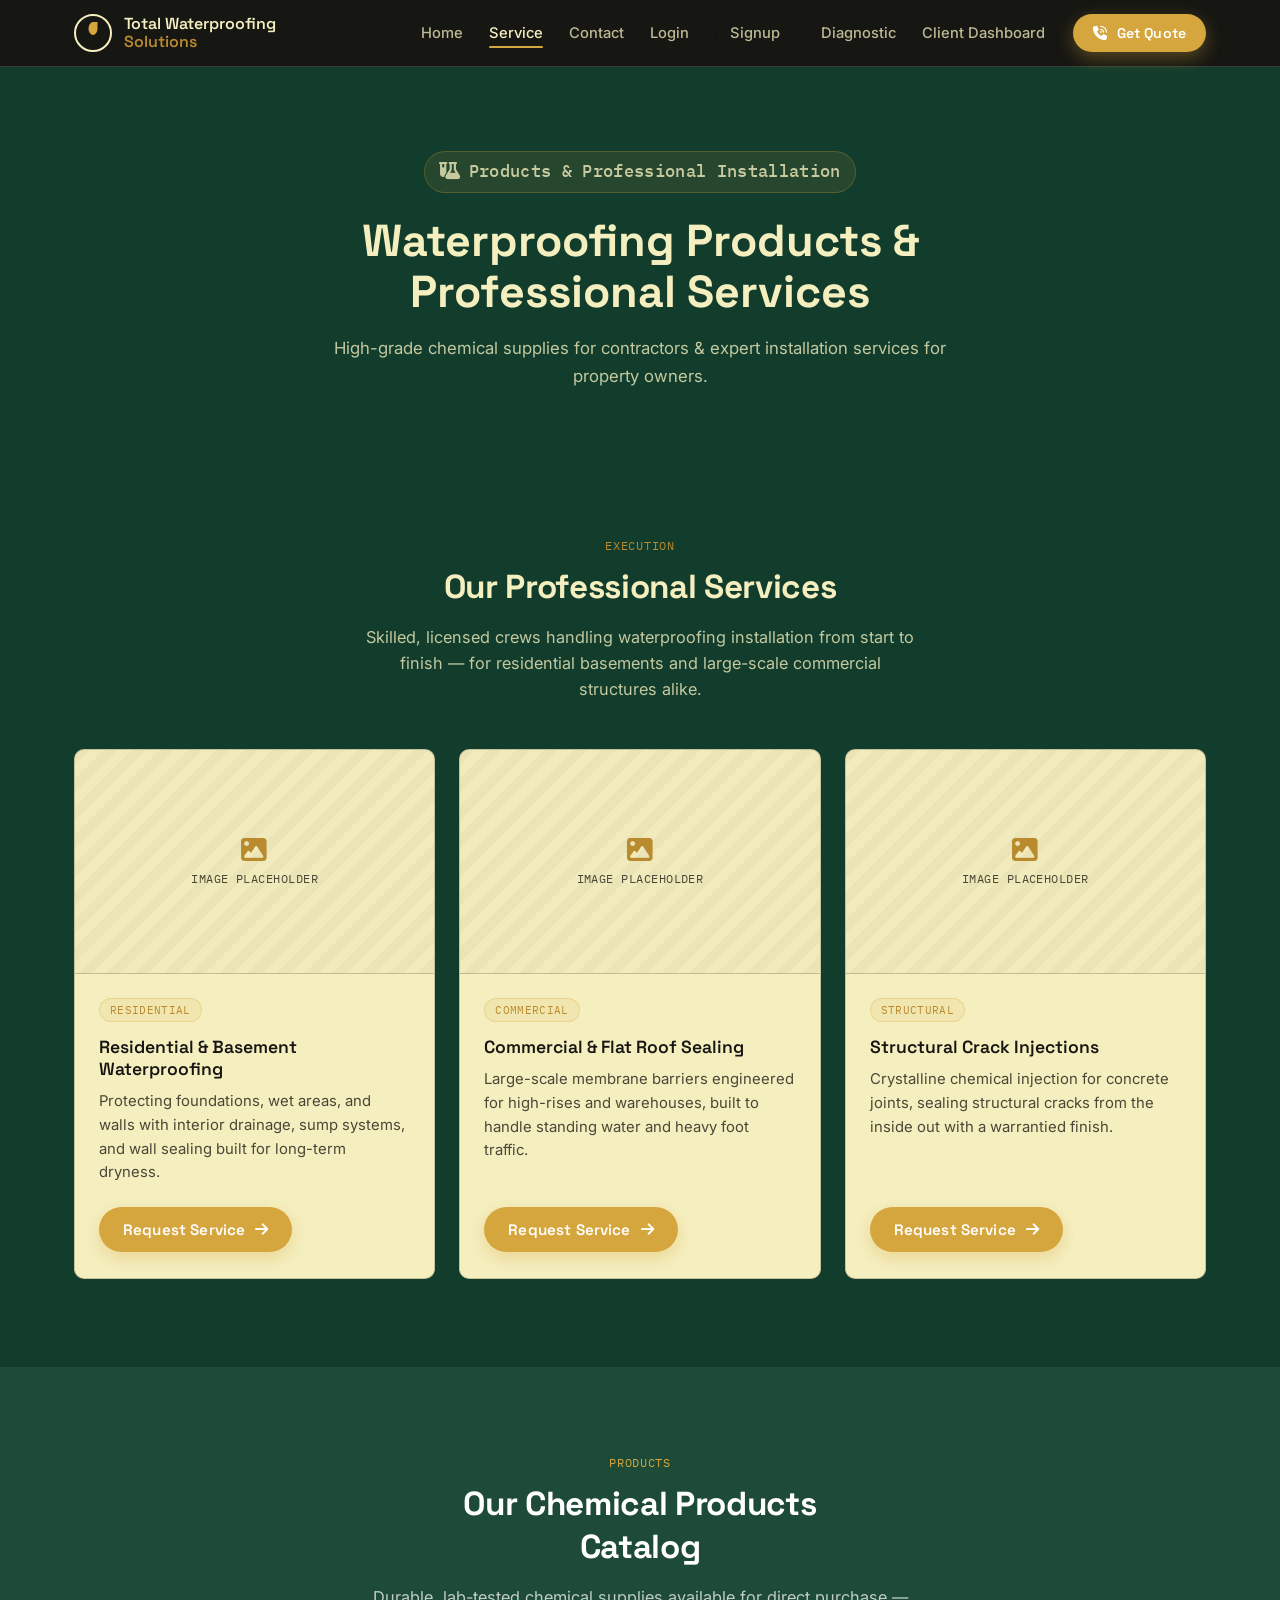
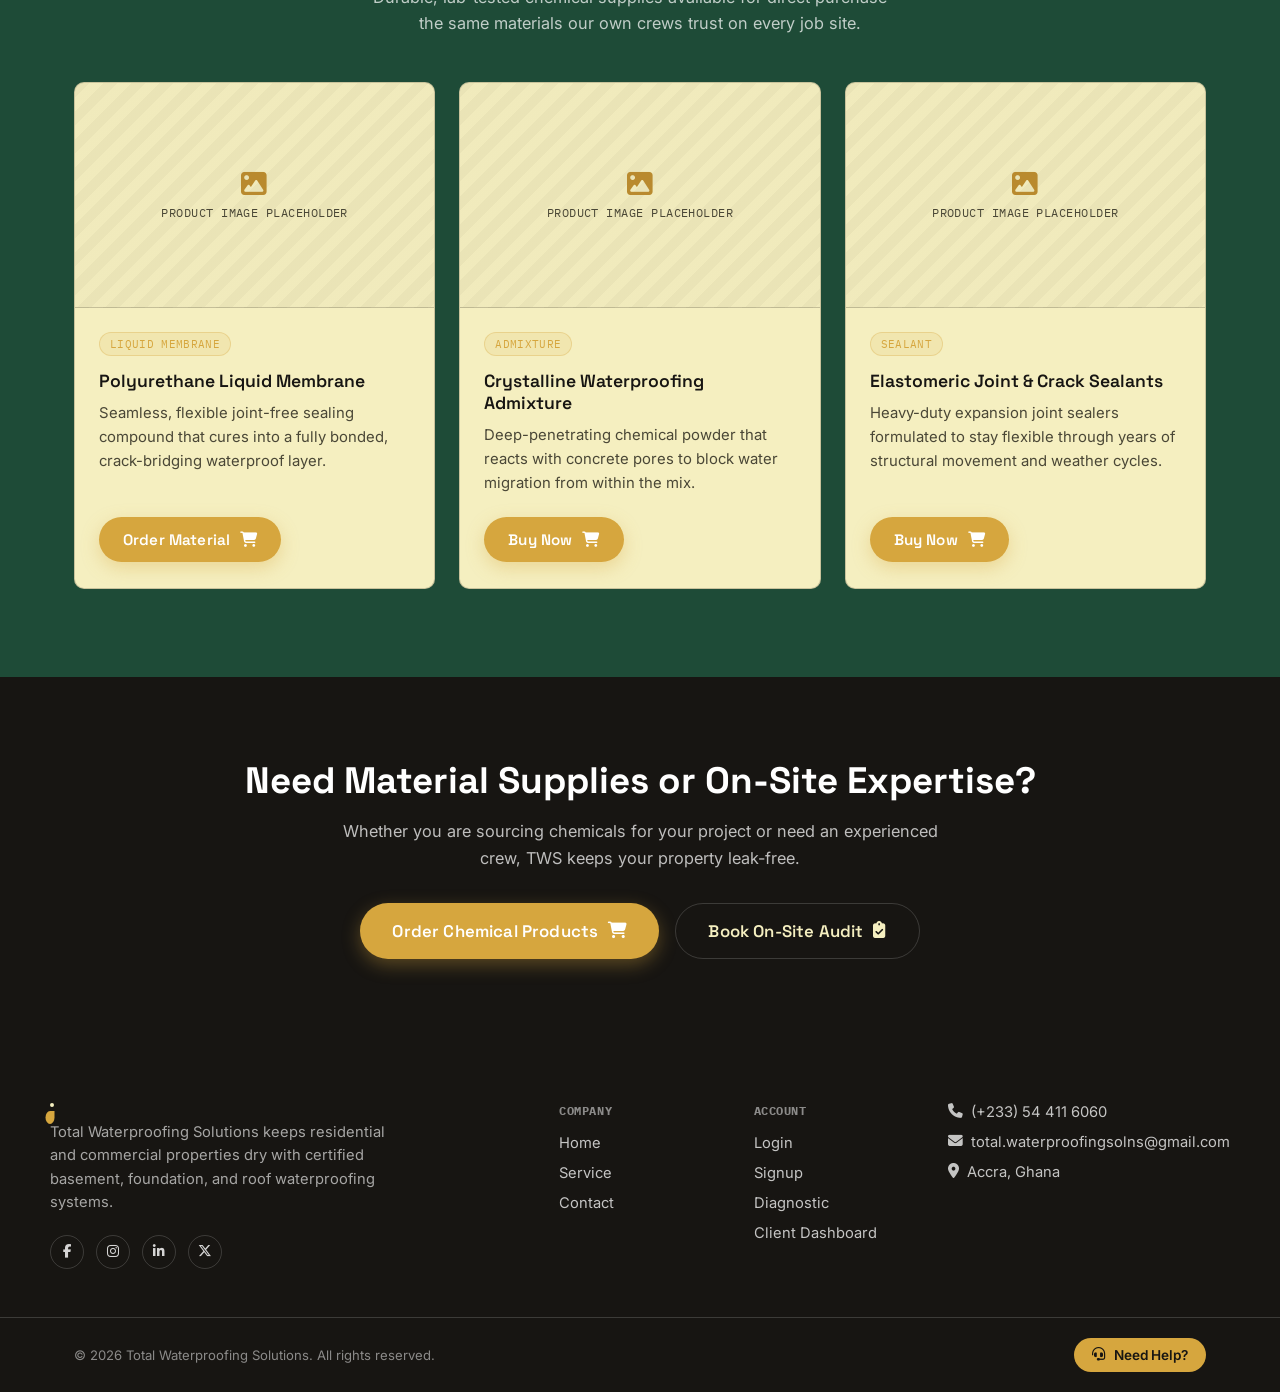
<file: services.html>
<!DOCTYPE html>
<html lang="en">

<head>
    <meta charset="UTF-8" />
    <meta name="viewport" content="width=device-width, initial-scale=1.0" />
    <title>Services &amp; Products | Total Waterproofing Solutions</title>
    <meta name="description"
        content="Browse Total Waterproofing Solutions' professional waterproofing services and our catalog of chemical waterproofing products available for direct purchase." />

    <!-- Font Awesome -->
    <link rel="stylesheet" href="https://cdnjs.cloudflare.com/ajax/libs/font-awesome/6.5.2/css/all.min.css" />

    <!-- Google Fonts -->
    <link rel="preconnect" href="https://fonts.googleapis.com">
    <link
        href="https://fonts.googleapis.com/css2?family=Space+Grotesk:wght@500;600;700&family=Inter:wght@400;500;600&family=IBM+Plex+Mono:wght@500;600&display=swap"
        rel="stylesheet">

    <!-- External CSS -->
    <link rel="stylesheet" href="src/style.css" />
</head>

<body>

    <!-- HEADER -->
    <header class="site-header" id="top">
        <div class="container header-container">

            <!-- Logo -->
            <a href="index.html" class="logo-container">
                <span class="logo-mark" aria-hidden="true">
                    <span class="logo-ring"></span>
                    <span class="logo-drip"></span>
                </span>
                <span class="company-name">Total Waterproofing<br><span class="company-name-sub">Solutions</span></span>
            </a>

            <!-- Navigation -->
            <nav class="main-nav" aria-label="Primary">
                <ul class="nav-list">
                    <li><a href="index.html">Home</a></li>
                    <li><a href="services.html" class="active">Service</a></li>
                    <li><a href="contact.html">Contact</a></li>
                    <li><a href="login.html" class="nav-divider">Login</a></li>
                    <li><a href="signup.html" class="btn-nav-signup">Signup</a></li>
                    <li><a href="diagnostic.html">Diagnostic</a></li>
                    <li><a href="dashboard.html">Client Dashboard</a></li>
                </ul>

                <a href="index.html#contact" class="btn btn-primary btn-nav-cta">
                    <i class="fa-solid fa-phone-volume"></i> Get Quote
                </a>

                <!-- Mobile Hamburger -->
                <button class="hamburger" aria-label="Toggle navigation menu" aria-expanded="false">
                    <span></span><span></span><span></span>
                </button>
            </nav>

        </div>
    </header>

    <!-- MAIN CONTENT -->
    <main>

        <!-- PAGE HERO / HEADER BANNER -->
        <section class="page-hero">
            <div class="container">
                <p class="eyebrow">
                    <i class="fa-solid fa-flask-vial"></i>
                    Products &amp; Professional Installation
                </p>
                <h1>Waterproofing Products &amp; Professional Services</h1>
                <p>High-grade chemical supplies for contractors &amp; expert installation services for property owners.
                </p>
            </div>
        </section>

        <!-- SECTION 1: PROFESSIONAL WATERPROOFING SERVICES -->
        <section class="catalog-section services-catalog" id="services">
            <div class="container">

                <div class="section-header">
                    <p class="section-eyebrow">Execution</p>
                    <h2 class="section-title">Our Professional Services</h2>
                    <p class="section-lede">
                        Skilled, licensed crews handling waterproofing installation from
                        start to finish &mdash; for residential basements and large-scale
                        commercial structures alike.
                    </p>
                </div>

                <div class="cards-flex">

                    <!-- Service 1 -->
                    <article class="card-flex">
                        <div class="img-placeholder">
                            <i class="fa-solid fa-image"></i>
                            <span>Image Placeholder</span>
                        </div>
                        <div class="card-body">
                            <span class="badge-tag">Residential</span>
                            <h3>Residential &amp; Basement Waterproofing</h3>
                            <p class="card-desc">
                                Protecting foundations, wet areas, and walls with interior
                                drainage, sump systems, and wall sealing built for long-term
                                dryness.
                            </p>
                            <a href="index.html#contact" class="btn btn-primary">
                                Request Service <i class="fa-solid fa-arrow-right"></i>
                            </a>
                        </div>
                    </article>

                    <!-- Service 2 -->
                    <article class="card-flex">
                        <div class="img-placeholder">
                            <i class="fa-solid fa-image"></i>
                            <span>Image Placeholder</span>
                        </div>
                        <div class="card-body">
                            <span class="badge-tag">Commercial</span>
                            <h3>Commercial &amp; Flat Roof Sealing</h3>
                            <p class="card-desc">
                                Large-scale membrane barriers engineered for high-rises and
                                warehouses, built to handle standing water and heavy
                                foot traffic.
                            </p>
                            <a href="index.html#contact" class="btn btn-primary">
                                Request Service <i class="fa-solid fa-arrow-right"></i>
                            </a>
                        </div>
                    </article>

                    <!-- Service 3 -->
                    <article class="card-flex">
                        <div class="img-placeholder">
                            <i class="fa-solid fa-image"></i>
                            <span>Image Placeholder</span>
                        </div>
                        <div class="card-body">
                            <span class="badge-tag">Structural</span>
                            <h3>Structural Crack Injections</h3>
                            <p class="card-desc">
                                Crystalline chemical injection for concrete joints, sealing
                                structural cracks from the inside out with a warrantied
                                finish.
                            </p>
                            <a href="index.html#contact" class="btn btn-primary">
                                Request Service <i class="fa-solid fa-arrow-right"></i>
                            </a>
                        </div>
                    </article>

                </div>
            </div>
        </section>

        <!-- SECTION 2: WATERPROOFING CHEMICAL PRODUCTS -->
        <section class="catalog-section products-section" id="products">
            <div class="container">

                <div class="section-header">
                    <p class="section-eyebrow section-eyebrow-light">Products</p>
                    <h2 class="section-title">Our Chemical Products Catalog</h2>
                    <p class="section-lede">
                        Durable, lab-tested chemical supplies available for direct
                        purchase &mdash; the same materials our own crews trust on
                        every job site.
                    </p>
                </div>

                <div class="cards-flex">

                    <!-- Product 1 -->
                    <article class="card-flex">
                        <div class="img-placeholder">
                            <i class="fa-solid fa-image"></i>
                            <span>Product Image Placeholder</span>
                        </div>
                        <div class="card-body">
                            <span class="badge-tag">Liquid Membrane</span>
                            <h3>Polyurethane Liquid Membrane</h3>
                            <p class="card-desc">
                                Seamless, flexible joint-free sealing compound that cures into
                                a fully bonded, crack-bridging waterproof layer.
                            </p>
                            <a href="#" class="btn btn-primary">
                                Order Material <i class="fa-solid fa-cart-shopping"></i>
                            </a>
                        </div>
                    </article>

                    <!-- Product 2 -->
                    <article class="card-flex">
                        <div class="img-placeholder">
                            <i class="fa-solid fa-image"></i>
                            <span>Product Image Placeholder</span>
                        </div>
                        <div class="card-body">
                            <span class="badge-tag">Admixture</span>
                            <h3>Crystalline Waterproofing Admixture</h3>
                            <p class="card-desc">
                                Deep-penetrating chemical powder that reacts with concrete
                                pores to block water migration from within the mix.
                            </p>
                            <a href="#" class="btn btn-primary">
                                Buy Now <i class="fa-solid fa-cart-shopping"></i>
                            </a>
                        </div>
                    </article>

                    <!-- Product 3 -->
                    <article class="card-flex">
                        <div class="img-placeholder">
                            <i class="fa-solid fa-image"></i>
                            <span>Product Image Placeholder</span>
                        </div>
                        <div class="card-body">
                            <span class="badge-tag">Sealant</span>
                            <h3>Elastomeric Joint &amp; Crack Sealants</h3>
                            <p class="card-desc">
                                Heavy-duty expansion joint sealers formulated to stay flexible
                                through years of structural movement and weather cycles.
                            </p>
                            <a href="#" class="btn btn-primary">
                                Buy Now <i class="fa-solid fa-cart-shopping"></i>
                            </a>
                        </div>
                    </article>

                </div>
            </div>
        </section>

        <!-- SECTION 3: CTA / DUAL-VALUE BANNER -->
        <section class="dual-cta">
            <div class="container">
                <h2>Need Material Supplies or On-Site Expertise?</h2>
                <p>
                    Whether you are sourcing chemicals for your project or need an
                    experienced crew, TWS keeps your property leak-free.
                </p>
                <div class="dual-cta-actions">
                    <a href="#products" class="btn btn-primary btn-lg">
                        Order Chemical Products <i class="fa-solid fa-cart-shopping"></i>
                    </a>
                    <a href="index.html#contact" class="btn btn-ghost btn-lg">
                        Book On-Site Audit <i class="fa-solid fa-clipboard-check"></i>
                    </a>
                </div>
            </div>
        </section>

    </main>

    <!-- FOOTER -->
    <footer class="site-footer">

        <div class="container footer-content">

            <div class="footer-brand">
                <span class="logo-mark logo-mark-sm" aria-hidden="true">
                    <span class="logo-ring"></span>
                    <span class="logo-drip"></span>
                </span>
                <p>Total Waterproofing Solutions keeps residential and commercial properties
                    dry with certified basement, foundation, and roof waterproofing systems.</p>
                <div class="footer-social">
                    <a href="#" aria-label="Facebook"><i class="fa-brands fa-facebook-f"></i></a>
                    <a href="#" aria-label="Instagram"><i class="fa-brands fa-instagram"></i></a>
                    <a href="#" aria-label="LinkedIn"><i class="fa-brands fa-linkedin-in"></i></a>
                    <a href="#" aria-label="X"><i class="fa-brands fa-x-twitter"></i></a>
                </div>
            </div>

            <!-- Quick Links -->
            <div class="footer-links">

                <div class="footer-column">
                    <h4>Company</h4>
                    <a href="index.html#top">Home</a>
                    <a href="services.html">Service</a>
                    <a href="index.html#contact">Contact</a>
                </div>

                <div class="footer-column">
                    <h4>Account</h4>
                    <a href="#">Login</a>
                    <a href="#">Signup</a>
                    <a href="index.html#diagnostic">Diagnostic</a>
                    <a href="#">Client Dashboard</a>
                </div>

                <div class="footer-column">
                    <a href="tel:544116060"><i class="fa-solid fa-phone"></i> (+233) 54 411 6060</a>
                    <a href="mailto:total.waterproofingsolns@gmail.com"><i
                            class="fa-solid fa-envelope"></i>total.waterproofingsolns@gmail.com</a>
                    <span><i class="fa-solid fa-location-dot"></i> Accra, Ghana</span>
                </div>

            </div>

        </div>

        <!-- Bottom Bar -->
        <div class="footer-bottom">

            <div class="container bottom-container">

                <p class="footer-copyright">
                    &copy; 2026 Total Waterproofing Solutions. All rights reserved.
                </p>

                <button class="help-btn">
                    <i class="fa-solid fa-headset"></i> Need Help?
                </button>

            </div>

        </div>

    </footer>

    <script src=""></script>

</body>

</html>
</file>
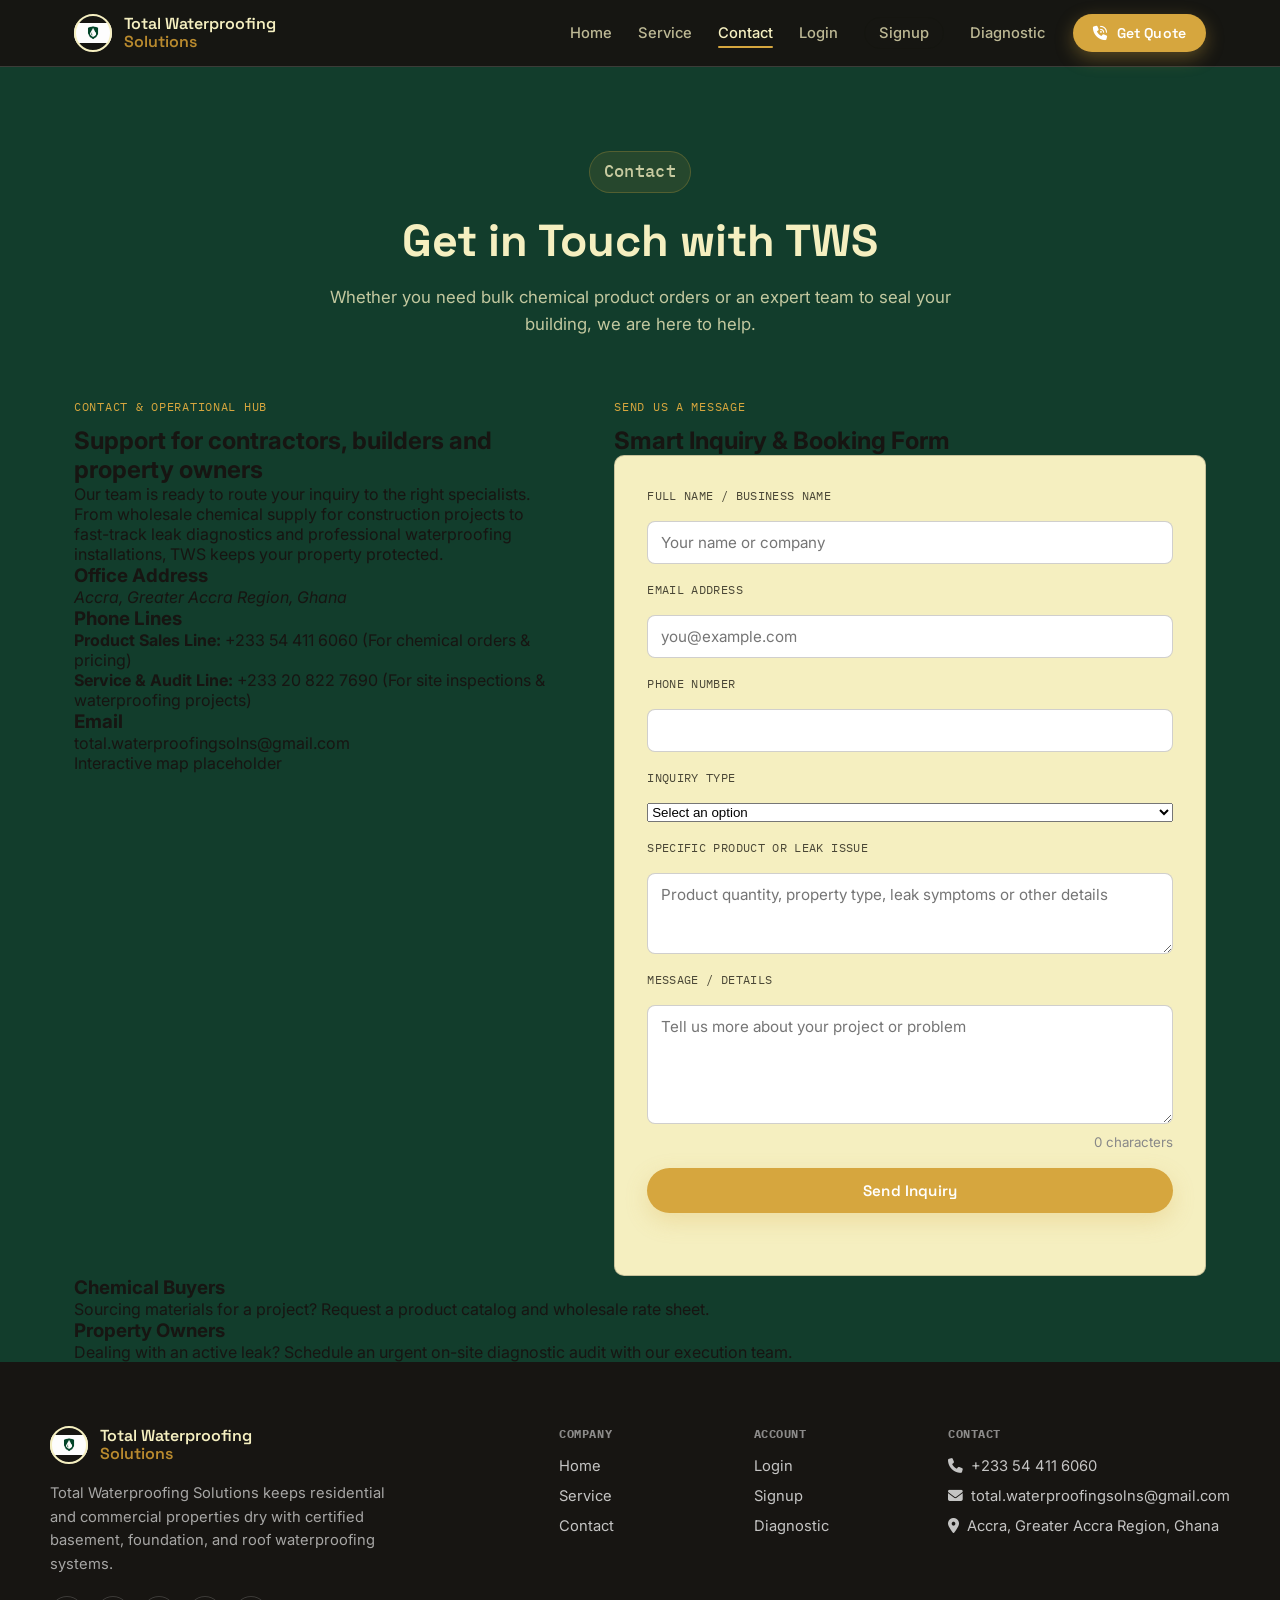
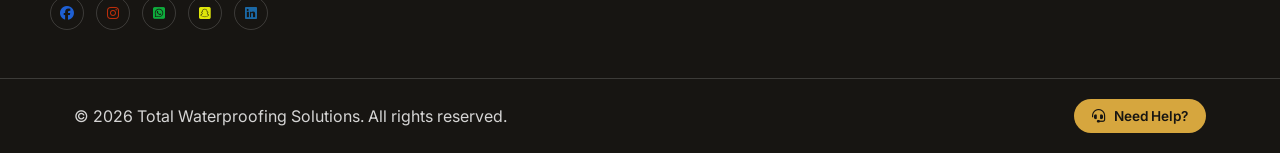
<file: pages/contact.html>
<!DOCTYPE html>
<html lang="en">
<head>
    <meta charset="UTF-8">
    <meta name="viewport" content="width=device-width, initial-scale=1.0">
    <title>Total Waterproofing Solutions | Contact Us</title>
    <meta name="description"
        content="Contact Total Waterproofing Solutions for bulk waterproofing chemicals, site audits, leak diagnostics, and professional installation services in Accra, Ghana." />
    <!-- Font Awesome -->
    <link rel="stylesheet" href="https://cdnjs.cloudflare.com/ajax/libs/font-awesome/6.5.2/css/all.min.css" />
    <!-- Google Fonts -->
    <link rel="preconnect" href="https://fonts.googleapis.com">
    <link
        href="https://fonts.googleapis.com/css2?family=Space+Grotesk:wght@500;600;700&family=Inter:wght@400;500;600&family=IBM+Plex+Mono:wght@500;600&display=swap"
        rel="stylesheet">
    <!-- External CSS -->
    <link rel="stylesheet" href="../src/style.css" />
</head>

<body>
    <header class="site-header" id="top">
        <div class="container header-container">

            <!-- Logo -->
            <a href="../index.html" class="logo-container">
                <span class="logo-mark" aria-hidden="true">
                    <img src="../images/logo.jpeg" alt="TWS Logo">
                    <span class="logo-ring"></span>
                </span>
                <span class="company-name">Total Waterproofing<br><span class="company-name-sub">Solutions</span></span>
            </a>

            <!-- Navigation -->
            <nav class="main-nav" aria-label="Primary">
                <div class="nav-menu">
                    <ul class="nav-list">
                        <li><a href="../index.html">Home</a></li>
                        <li><a href="../pages/services.html">Service</a></li>
                        <li><a href="../pages/contact.html" class="active">Contact</a></li>
                        <li><a href="../pages/login.html" class="nav-divider">Login</a></li>
                        <li><a href="../pages/signup.html" class="btn-nav-signup">Signup</a></li>
                        <li><a href="../pages/diagnostic.html">Diagnostic</a></li>
                    </ul>

                    <a href="../pages/contact.html" class="btn btn-primary btn-nav-cta">
                        <i class="fa-solid fa-phone-volume"></i> Get Quote
                    </a>
                </div>

                <!-- Mobile Hamburger -->
                <button class="hamburger" aria-label="Toggle navigation menu" aria-expanded="false">
                    <span></span><span></span><span></span>
                </button>
            </nav>
        </div>
    </header>

    <main>
        <section class="page-hero page-hero-dark">
            <div class="container hero-copy">
                <p class="eyebrow eyebrow-light">Contact</p>
                <h1>Get in Touch with TWS</h1>
                <p class="hero-lede hero-lede-light">Whether you need bulk chemical product orders or an expert team to
                    seal your building, we are here to help.</p>
            </div>
        </section>

        <section class="contact-panel">
            <div class="container contact-grid">
                <article class="contact-details">
                    <p class="section-eyebrow section-eyebrow-light">Contact &amp; Operational Hub</p>
                    <h2>Support for contractors, builders and property owners</h2>
                    <p>Our team is ready to route your inquiry to the right specialists. From wholesale chemical supply
                        for construction projects to fast-track leak diagnostics and professional waterproofing
                        installations, TWS keeps your property protected.</p>

                    <div class="contact-card">
                        <h3>Office Address</h3>
                        <address>Accra, Greater Accra Region, Ghana</address>
                    </div>

                    <div class="contact-card contact-lines">
                        <h3>Phone Lines</h3>
                        <ul>
                            <li>
                                <strong>Product Sales Line:</strong>
                                <a href="tel:+233544116060">+233 54 411 6060</a>
                                <span> (For chemical orders &amp; pricing)</span>
                            </li>
                            <li>
                                <strong>Service &amp; Audit Line:</strong>
                                <a href="tel:+233208227690">+233 20 822 7690</a>
                                <span> (For site inspections &amp; waterproofing projects)</span>
                            </li>
                        </ul>
                    </div>

                    <div class="contact-card">
                        <h3>Email</h3>
                        <a href="mailto:total.waterproofingsolns@gmail.com">total.waterproofingsolns@gmail.com</a>
                    </div>

                    <div class="map-placeholder" aria-label="Interactive map placeholder">
                        <span class="map-label">Interactive map placeholder</span>
                    </div>
                </article>

                <aside class="contact-form-panel">
                    <div class="section-header">
                        <p class="section-eyebrow section-eyebrow-light">Send Us a Message</p>
                        <h2>Smart Inquiry &amp; Booking Form</h2>
                    </div>
                    <form class="contact-form" aria-label="Contact form" action="#" method="post">
                        <label for="fullName">Full Name / Business Name</label>
                        <input type="text" id="fullName" name="fullName" placeholder="Your name or company" required>

                        <label for="email">Email Address</label>
                        <input type="email" id="email" name="email" placeholder="you@example.com" required>

                        <label for="phone">Phone Number</label>
                        <input type="tel" id="phone" name="phone" placeholder="" required>

                        <label for="inquiryType">Inquiry Type</label>
                        <select id="inquiryType" name="inquiryType" required>
                            <option value="">Select an option</option>
                            <option value="product-sales">Product Sales Inquiry</option>
                            <option value="site-audit">Request Professional Site Audit / Service</option>
                            <option value="diagnostic">Diagnostic Checkup</option>
                            <option value="general">General Question</option>
                        </select>

                        <label for="productDetails">Specific Product or Leak Issue</label>
                        <textarea id="productDetails" name="productDetails" rows="3"
                            placeholder="Product quantity, property type, leak symptoms or other details"></textarea>

                        <label for="message">Message / Details</label>
                        <textarea id="message" name="message" rows="5"
                            placeholder="Tell us more about your project or problem" required></textarea>

                        <button type="submit" class="btn btn-gold btn-block">Send Inquiry</button>
                    </form>
                </aside>
            </div>
        </section>

        <section class="callout-strip">
            <div class="container callout-grid">
                <article class="callout-card callout-product">
                    <h3>Chemical Buyers</h3>
                    <p>Sourcing materials for a project? Request a product catalog and wholesale rate sheet.</p>
                </article>
                <article class="callout-card callout-service">
                    <h3>Property Owners</h3>
                    <p>Dealing with an active leak? Schedule an urgent on-site diagnostic audit with our execution team.
                    </p>
                </article>
            </div>
        </section>
    </main>

    <footer class="site-footer">
        <div class="container footer-content">
            <div class="footer-brand">
                <a href="../index.html" class="logo-container">
                    <span class="logo-mark" aria-hidden="true">
                        <img src="../images/logo.jpeg" alt="TWS Logo">
                        <span class="logo-ring"></span>
                    </span>
                    <span class="company-name">Total Waterproofing<br><span class="company-name-sub">Solutions</span></span>
                </a>
                <p>Total Waterproofing Solutions keeps residential and commercial properties dry with certified
                    basement, foundation, and roof waterproofing systems.</p>
                <div class="footer-social">
                    <a href="https://www.facebook.com/" target="_blank" rel="noopener noreferrer">
                        <i class="fa-brands fa-facebook" style="color: rgb(30, 95, 211);"></i>
                    </a>
                    <a href="https://www.instagram.com/accounts/login/?hl=en" target="_blank" rel="noopener noreferrer">
                        <i class="fa-brands fa-instagram" style="color: rgb(188, 46, 11);"></i>
                    </a>
                    <a href="https://web.whatsapp.com/" target="_blank" rel="noopener noreferrer">
                        <i class="fa-brands fa-square-whatsapp" style="color: rgb(14, 171, 60);"></i>
                    </a>
                    <a href="https://accounts.snapchat.com/v2/login" target="_blank" rel="noopener noreferrer">
                        <i class="fa-brands fa-square-snapchat" style="color: rgb(222, 230, 10);"></i>
                    </a>
                    <a href="https://www.linkedin.com/login/" target="_blank" rel="noopener noreferrer">
                        <i class="fa-brands fa-linkedin" style="color: rgb(27, 104, 165);"></i>
                    </a>
                </div>
            </div>

            <div class="footer-links">
                <div class="footer-column">
                    <h4>Company</h4>
                    <a href="../index.html">Home</a>
                    <a href="../pages/services.html">Service</a>
                    <a href="../pages/contact.html">Contact</a>
                </div>
                <div class="footer-column">
                    <h4>Account</h4>
                    <a href="../pages/login.html">Login</a>
                    <a href="../pages/signup.html">Signup</a>
                    <a href="../pages/diagnostic.html">Diagnostic</a>
                </div>
                <div class="footer-column">
                    <h4>Contact</h4>
                    <a href="tel:+233544116060"><i class="fa-solid fa-phone"></i> +233 54 411 6060</a>
                    <a href="mailto:total.waterproofingsolns@gmail.com"><i class="fa-solid fa-envelope"></i> total.waterproofingsolns@gmail.com</a>
                    <span><i class="fa-solid fa-location-dot"></i> Accra, Greater Accra Region, Ghana</span>
                </div>
            </div>
        </div>

        <div class="footer-bottom">
            <div class="container bottom-container">
                <p>&copy; 2026 Total Waterproofing Solutions. All rights reserved.</p>
                <button class="help-btn">
                    <i class="fa-solid fa-headset"></i> Need Help?
                </button>
            </div>
        </div>
    </footer>

    <script src="../src/script.js"></script>
</body>
</html>
</file>
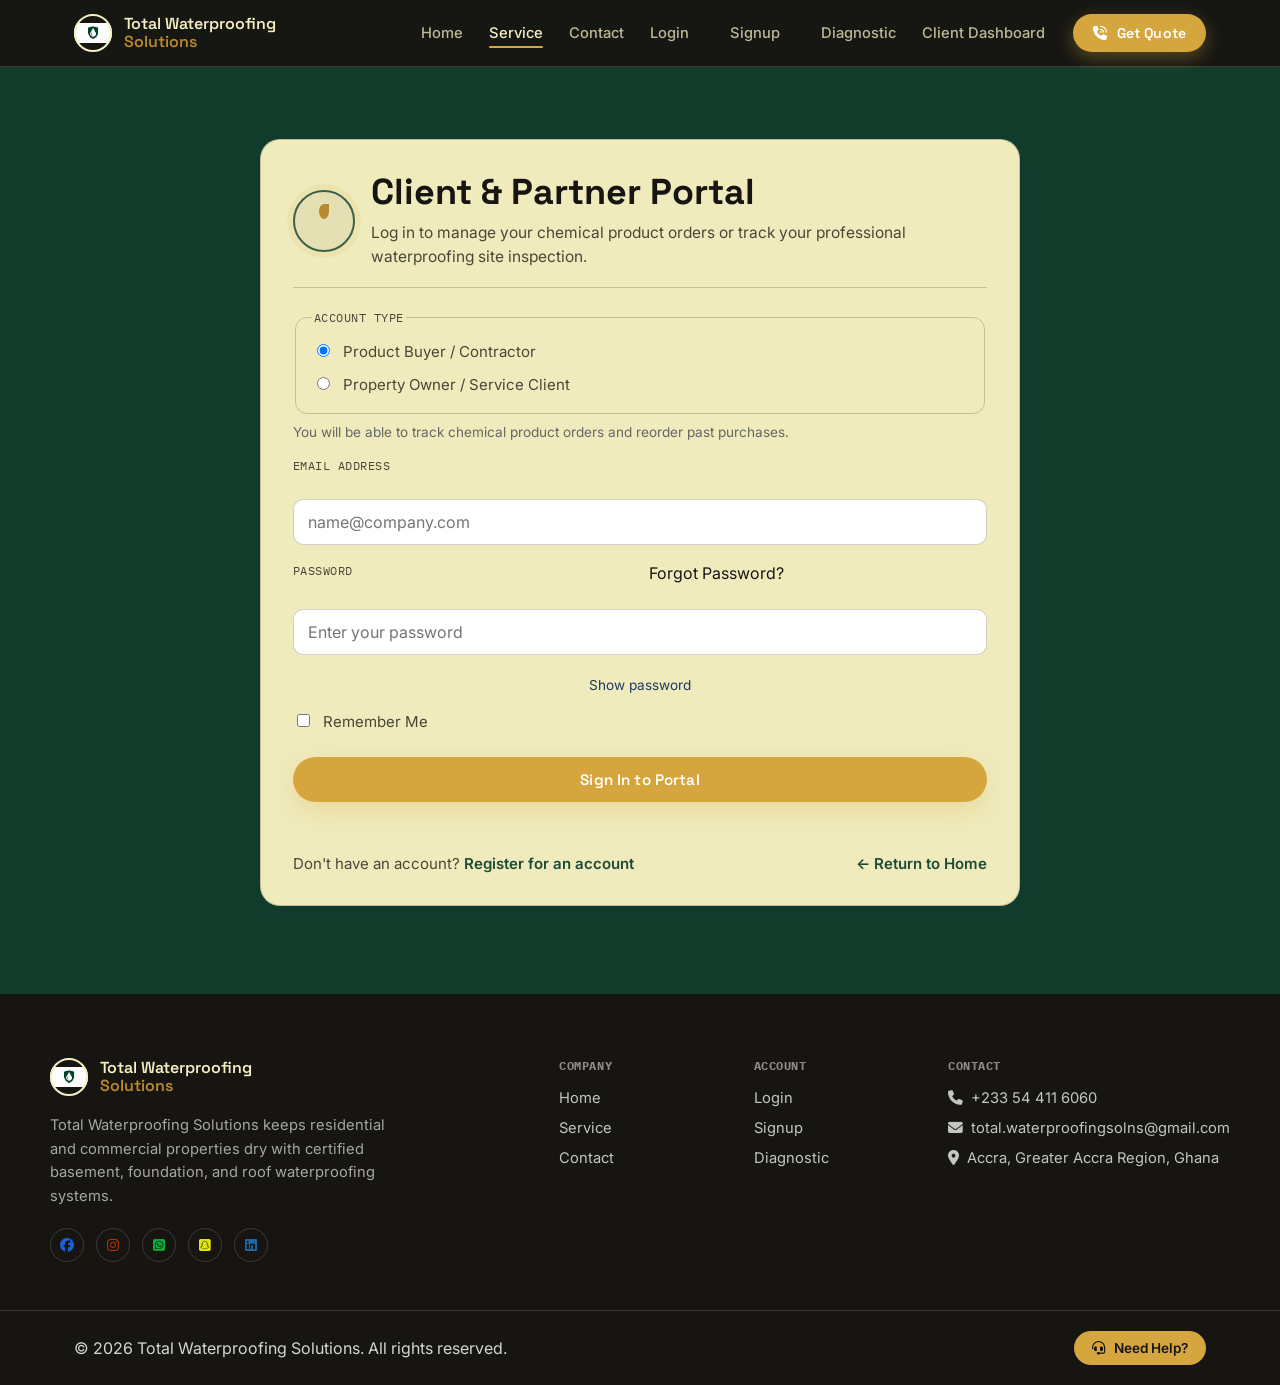
<file: pages/dashboard.html>
<!DOCTYPE html>
<html lang="en">
<head>
    <meta charset="UTF-8">
    <meta name="viewport" content="width=device-width, initial-scale=1.0">
    <title>Total Waterproofing Solutions | Client Dashboard</title>
    <meta name="description"
        content="Client dashboard for monitoring chemical product orders, professional service projects, and diagnostic audits at Total Waterproofing Solutions." />
    <!-- Font Awesome -->
    <link rel="stylesheet" href="https://cdnjs.cloudflare.com/ajax/libs/font-awesome/6.5.2/css/all.min.css" />
    <!-- Google Fonts -->
    <link rel="preconnect" href="https://fonts.googleapis.com">
    <link
        href="https://fonts.googleapis.com/css2?family=Space+Grotesk:wght@500;600;700&family=Inter:wght@400;500;600&family=IBM+Plex+Mono:wght@500;600&display=swap"
        rel="stylesheet">
    <!-- External CSS -->
    <link rel="stylesheet" href="../src/style.css" />
</head>

<body>
    <header class="site-header" id="top">
        <div class="container header-container">

            <!-- Logo -->
            <a href="../index.html" class="logo-container">
                <span class="logo-mark" aria-hidden="true">
                    <img src="../images/logo.jpeg" alt="TWS Logo">
                    <span class="logo-ring"></span>
                </span>
                <span class="company-name">Total Waterproofing<br><span class="company-name-sub">Solutions</span></span>
            </a>

            <!-- Navigation -->
            <nav class="main-nav" aria-label="Primary">
                <div class="nav-menu">
                    <ul class="nav-list">
                        <li><a href="../index.html">Home</a></li>
                        <li><a href="services.html">Service</a></li>
                        <li><a href="contact.html">Contact</a></li>
                        <li><a href="login.html" class="nav-divider">Login</a></li>
                        <li><a href="signup.html" class="btn-nav-signup">Signup</a></li>
                        <li><a href="diagnostic.html">Diagnostic</a></li>
                        <li><a href="dashboard.html" class="active">Client Dashboard</a></li>
                    </ul>

                    <a href="contact.html" class="btn btn-primary btn-nav-cta">
                        <i class="fa-solid fa-phone-volume"></i> Get Quote
                    </a>
                </div>

                <!-- Mobile Hamburger -->
                <button class="hamburger" aria-label="Toggle navigation menu" aria-expanded="false">
                    <span></span><span></span><span></span>
                </button>
            </nav>

            <h1>Client Dashboard</h1>
        </div>

        <div class="dashboard-user">
            <p>Welcome back, Valued Client</p>
            <a href="login.html" class="btn btn-secondary">Log Out</a>
        </div>
    </header>

    <main class="dashboard-layout">
        <aside class="dashboard-sidebar" aria-label="Dashboard navigation">
            <nav>
                <ul class="sidebar-nav">
                    <li><a href="dashboard.html" class="active">Overview</a></li>
                    <li><a href="#orders">Product Orders</a></li>
                    <li><a href="#projects">Service Projects</a></li>
                    <li><a href="diagnostic.html">Diagnostic Logs</a></li>
                    <li><a href="contact.html">Help &amp; Support</a></li>
                    <li><a href="#settings">Settings</a></li>
                </ul>
            </nav>
        </aside>

        <section class="dashboard-main">
            <header class="dashboard-main-header">
                <div>
                    <p class="section-eyebrow">Client Overview Portal</p>
                    <h2>Track orders, service projects, and diagnostic audits in one place.</h2>
                    <p class="section-lede">Your central workspace for chemical procurement, active execution services,
                        and property health monitoring.</p>
                </div>
            </header>

            <div class="dashboard-metrics">
                <article class="metric-card">
                    <p class="metric-label">Active Product Orders</p>
                    <h3>2 Shipments En Route</h3>
                    <p>Monitoring recent chemical purchases and delivery status.</p>
                </article>
                <article class="metric-card">
                    <p class="metric-label">On-Site Service Projects</p>
                    <h3>1 Inspection Scheduled</h3>
                    <p>Professional team bookings and execution updates at a glance.</p>
                </article>
                <article class="metric-card">
                    <p class="metric-label">Diagnostic Audits</p>
                    <h3>1 Property Health Report Available</h3>
                    <p>Latest moisture and structural condition insights ready to review.</p>
                </article>
            </div>

            <section class="dashboard-section" id="projects">
                <div class="section-header">
                    <p class="section-eyebrow">Active Service Project Tracker</p>
                    <h3>Basement Sealing &amp; Foundation Injection</h3>
                </div>
                <div class="project-status-card">
                    <div class="project-field">
                        <span>Location</span>
                        <strong>Accra, Greater Accra Region</strong>
                    </div>
                    <div class="project-field">
                        <span>Status</span>
                        <strong class="status-badge status-in-progress">In Progress / Audit Complete</strong>
                    </div>
                    <div class="project-field">
                        <span>Assigned Field Engineer</span>
                        <strong>Kwame Asante</strong>
                    </div>
                    <div class="project-field">
                        <span>Next Scheduled Site Visit</span>
                        <strong>Thursday, 10:00 AM</strong>
                    </div>
                </div>
            </section>

            <section class="dashboard-section" id="orders">
                <div class="section-header">
                    <p class="section-eyebrow">Chemical Product Orders</p>
                    <h3>Recent purchase summary</h3>
                </div>
                <div class="order-summary-card">
                    <table class="order-table">
                        <thead>
                            <tr>
                                <th>Order ID</th>
                                <th>Item Description</th>
                                <th>Quantity</th>
                                <th>Status</th>
                                <th>Tracking</th>
                            </tr>
                        </thead>
                        <tbody>
                            <tr>
                                <td>#TWS-1084</td>
                                <td>Polyurethane Liquid Membrane - 20L Drum</td>
                                <td>4 Drums</td>
                                <td>Dispatched</td>
                                <td><a href="#">View Tracking</a></td>
                            </tr>
                            <tr>
                                <td>#TWS-1079</td>
                                <td>Crystalline Waterproofing Powder - 25kg Bag</td>
                                <td>6 Bags</td>
                                <td>Ready for Pickup</td>
                                <td><a href="#">View Order</a></td>
                            </tr>
                        </tbody>
                    </table>
                </div>
            </section>

            <div class="dashboard-actions">
                <a href="services.html" class="btn btn-gold">Order More Chemical Products</a>
                <a href="contact.html" class="btn btn-secondary">Schedule New Site Audit</a>
            </div>
        </section>
    </main>

    <footer class="site-footer">
        <div class="container footer-content">
            <div class="footer-brand">
                <a href="../index.html" class="logo-container">
                    <span class="logo-mark" aria-hidden="true">
                        <img src="../images/logo.jpeg" alt="TWS Logo">
                        <span class="logo-ring"></span>
                    </span>
                    <span class="company-name">Total Waterproofing<br><span class="company-name-sub">Solutions</span></span>
                </a>
                <p>Total Waterproofing Solutions keeps residential and commercial properties dry with certified
                    basement, foundation, and roof waterproofing systems.</p>
                <div class="footer-social">
                    <a href="https://www.facebook.com/" target="_blank" rel="noopener noreferrer">
                        <i class="fa-brands fa-facebook" style="color: rgb(30, 95, 211);"></i>
                    </a>
                    <a href="https://www.instagram.com/accounts/login/?hl=en" target="_blank" rel="noopener noreferrer">
                        <i class="fa-brands fa-instagram" style="color: rgb(188, 46, 11);"></i>
                    </a>
                    <a href="https://web.whatsapp.com/" target="_blank" rel="noopener noreferrer">
                        <i class="fa-brands fa-square-whatsapp" style="color: rgb(14, 171, 60);"></i>
                    </a>
                    <a href="https://accounts.snapchat.com/v2/login" target="_blank" rel="noopener noreferrer">
                        <i class="fa-brands fa-square-snapchat" style="color: rgb(222, 230, 10);"></i>
                    </a>
                    <a href="https://www.linkedin.com/login/" target="_blank" rel="noopener noreferrer">
                        <i class="fa-brands fa-linkedin" style="color: rgb(27, 104, 165);"></i>
                    </a>
                </div>
            </div>

            <div class="footer-links">
                <div class="footer-column">
                    <h4>Company</h4>
                    <a href="../index.html">Home</a>
                    <a href="services.html">Service</a>
                    <a href="contact.html">Contact</a>
                </div>
                <div class="footer-column">
                    <h4>Account</h4>
                    <a href="login.html">Login</a>
                    <a href="signup.html">Signup</a>
                    <a href="diagnostic.html">Diagnostic</a>
                </div>
                <div class="footer-column">
                    <h4>Contact</h4>
                    <a href="tel:+233544116060"><i class="fa-solid fa-phone"></i> +233 54 411 6060</a>
                    <a href="mailto:total.waterproofingsolns@gmail.com"><i class="fa-solid fa-envelope"></i> total.waterproofingsolns@gmail.com</a>
                    <span><i class="fa-solid fa-location-dot"></i> Accra, Greater Accra Region, Ghana</span>
                </div>
            </div>
        </div>

        <div class="footer-bottom">
            <div class="container bottom-container">
                <p>&copy; 2026 Total Waterproofing Solutions. All rights reserved.</p>
                <button class="help-btn">
                    <i class="fa-solid fa-headset"></i> Need Help?
                </button>
            </div>
        </div>
    </footer>

    <script src="../src/script.js"></script>
</body>
</html>
</file>
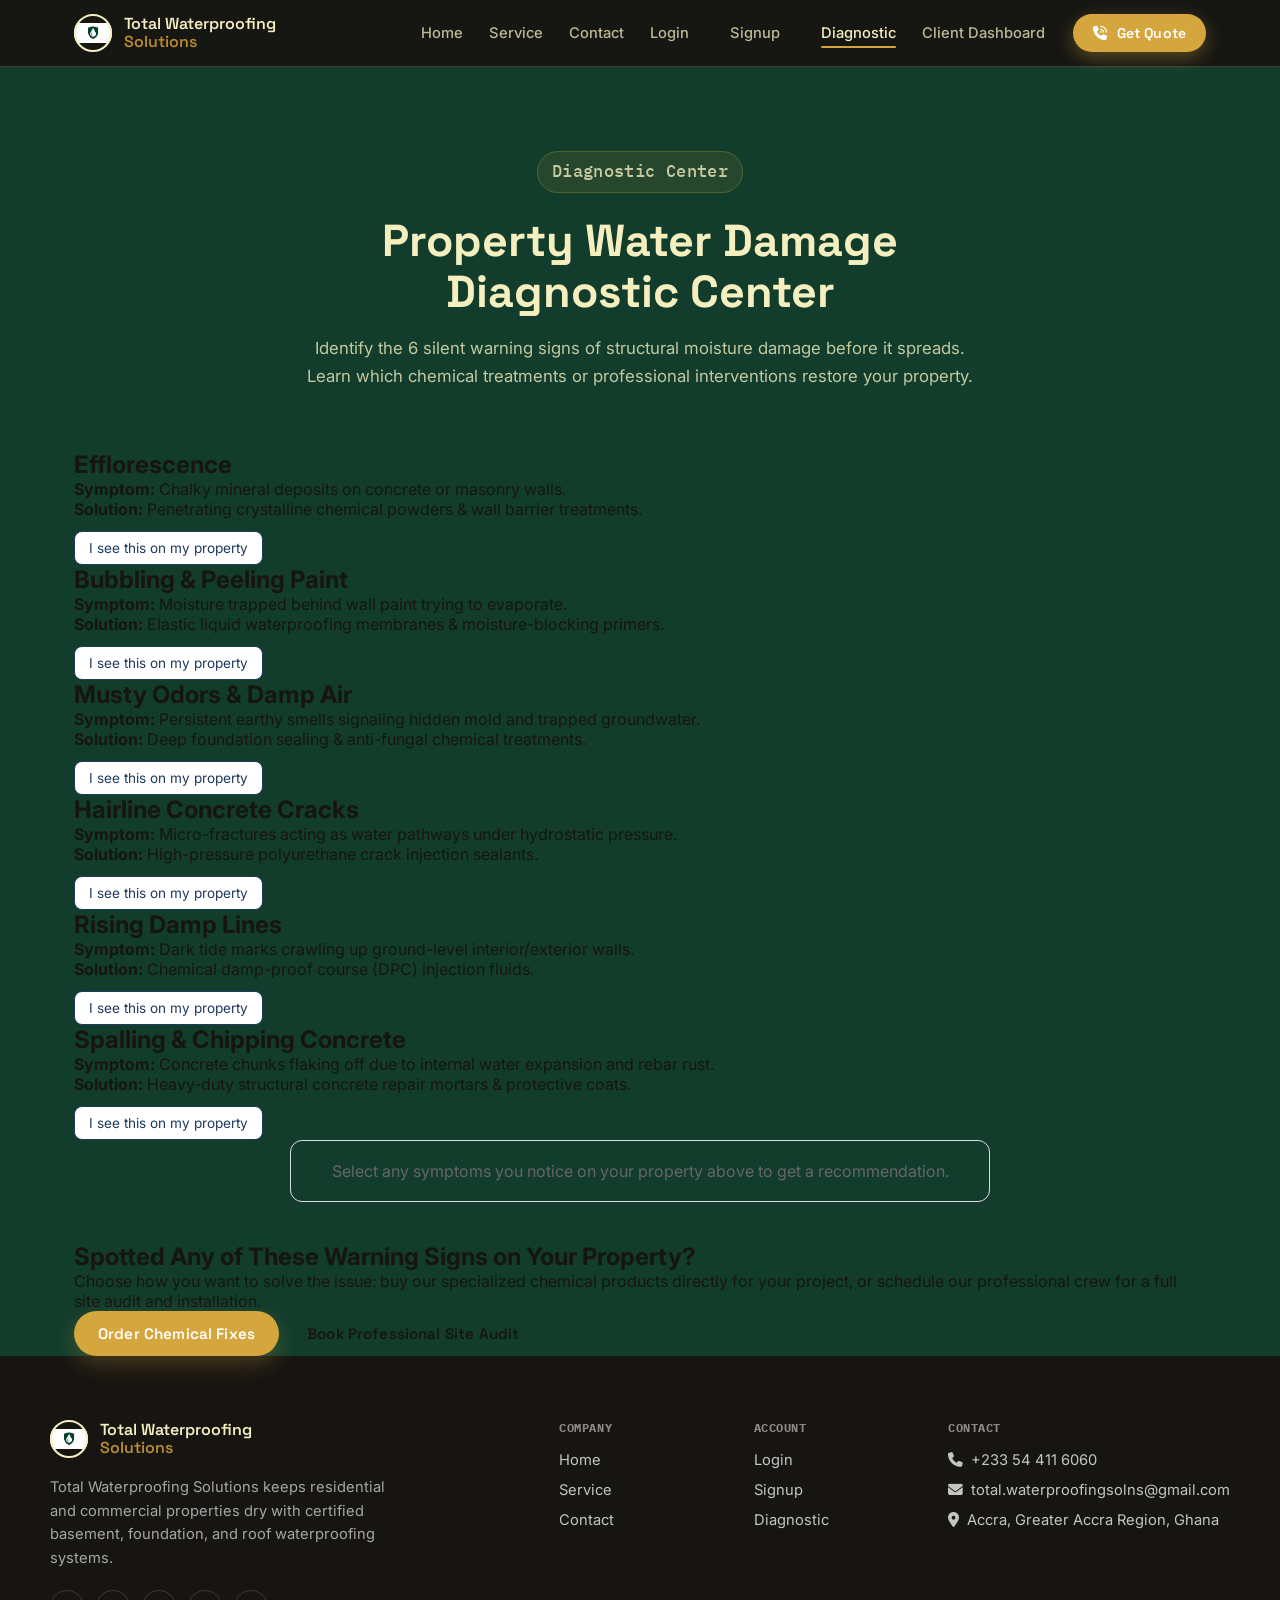
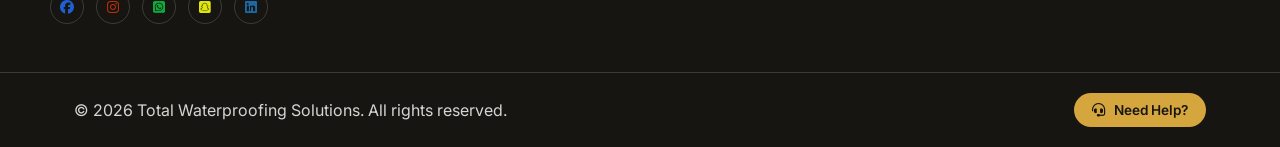
<file: pages/diagnostic.html>
<!DOCTYPE html>
<html lang="en">
<head>
    <meta charset="UTF-8">
    <meta name="viewport" content="width=device-width, initial-scale=1.0">
    <title>Total Waterproofing Solutions | Property Water Damage Diagnostic Center</title>
    <meta name="description"
        content="Identify the 6 silent warning signs of water damage and choose chemical treatments or professional audits from Total Waterproofing Solutions." />
    <!-- Font Awesome -->
    <link rel="stylesheet" href="https://cdnjs.cloudflare.com/ajax/libs/font-awesome/6.5.2/css/all.min.css" />
    <!-- Google Fonts -->
    <link rel="preconnect" href="https://fonts.googleapis.com">
    <link
        href="https://fonts.googleapis.com/css2?family=Space+Grotesk:wght@500;600;700&family=Inter:wght@400;500;600&family=IBM+Plex+Mono:wght@500;600&display=swap"
        rel="stylesheet">
    <!-- External CSS -->
    <link rel="stylesheet" href="../src/style.css" />
</head>

<body>
    <header class="site-header" id="top">
        <div class="container header-container">

            <!-- Logo -->
            <a href="../index.html" class="logo-container">
                <span class="logo-mark" aria-hidden="true">
                    <img src="../images/logo.jpeg" alt="TWS Logo">
                    <span class="logo-ring"></span>
                </span>
                <span class="company-name">Total Waterproofing<br><span class="company-name-sub">Solutions</span></span>
            </a>

            <!-- Navigation -->
            <nav class="main-nav" aria-label="Primary">
                <div class="nav-menu">
                    <ul class="nav-list">
                        <li><a href="../index.html">Home</a></li>
                        <li><a href="../pages/services.html">Service</a></li>
                        <li><a href="../pages/contact.html">Contact</a></li>
                        <li><a href="../pages/login.html" class="nav-divider">Login</a></li>
                        <li><a href="../pages/signup.html" class="btn-nav-signup">Signup</a></li>
                        <li><a href="../pages/diagnostic.html" class="active">Diagnostic</a></li>
                        <li><a href="../pages/dashboard.html">Client Dashboard</a></li>
                    </ul>

                    <a href="../pages/contact.html" class="btn btn-primary btn-nav-cta">
                        <i class="fa-solid fa-phone-volume"></i> Get Quote
                    </a>
                </div>

                <!-- Mobile Hamburger -->
                <button class="hamburger" aria-label="Toggle navigation menu" aria-expanded="false">
                    <span></span><span></span><span></span>
                </button>
            </nav>
        </div>
    </header>

    <main>
        <section class="page-hero page-hero-dark">
            <div class="container hero-copy">
                <p class="eyebrow eyebrow-light">Diagnostic Center</p>
                <h1>Property Water Damage Diagnostic Center</h1>
                <p class="hero-lede hero-lede-light">Identify the 6 silent warning signs of structural moisture damage
                    before it spreads. Learn which chemical treatments or professional interventions restore your
                    property.</p>
            </div>
        </section>

        <section class="diagnostic-grid-section">
            <div class="container diagnostic-grid">
                <article class="diagnostic-card">
                    <h2>Efflorescence</h2>
                    <p class="diagnostic-symptom"><strong>Symptom:</strong> Chalky mineral deposits on concrete or
                        masonry walls.</p>
                    <p class="diagnostic-solution"><strong>Solution:</strong> Penetrating crystalline chemical powders &amp;
                        wall barrier treatments.</p>
                </article>

                <article class="diagnostic-card">
                    <h2>Bubbling &amp; Peeling Paint</h2>
                    <p class="diagnostic-symptom"><strong>Symptom:</strong> Moisture trapped behind wall paint trying to
                        evaporate.</p>
                    <p class="diagnostic-solution"><strong>Solution:</strong> Elastic liquid waterproofing membranes &amp;
                        moisture-blocking primers.</p>
                </article>

                <article class="diagnostic-card">
                    <h2>Musty Odors &amp; Damp Air</h2>
                    <p class="diagnostic-symptom"><strong>Symptom:</strong> Persistent earthy smells signaling hidden
                        mold and trapped groundwater.</p>
                    <p class="diagnostic-solution"><strong>Solution:</strong> Deep foundation sealing &amp; anti-fungal
                        chemical treatments.</p>
                </article>

                <article class="diagnostic-card">
                    <h2>Hairline Concrete Cracks</h2>
                    <p class="diagnostic-symptom"><strong>Symptom:</strong> Micro-fractures acting as water pathways
                        under hydrostatic pressure.</p>
                    <p class="diagnostic-solution"><strong>Solution:</strong> High-pressure polyurethane crack injection
                        sealants.</p>
                </article>

                <article class="diagnostic-card">
                    <h2>Rising Damp Lines</h2>
                    <p class="diagnostic-symptom"><strong>Symptom:</strong> Dark tide marks crawling up ground-level
                        interior/exterior walls.</p>
                    <p class="diagnostic-solution"><strong>Solution:</strong> Chemical damp-proof course (DPC) injection
                        fluids.</p>
                </article>

                <article class="diagnostic-card">
                    <h2>Spalling &amp; Chipping Concrete</h2>
                    <p class="diagnostic-symptom"><strong>Symptom:</strong> Concrete chunks flaking off due to internal
                        water expansion and rebar rust.</p>
                    <p class="diagnostic-solution"><strong>Solution:</strong> Heavy-duty structural concrete repair
                        mortars &amp; protective coats.</p>
                </article>
            </div>
        </section>

        <section class="cta-banner cta-banner-diagnostic">
            <div class="container cta-content">
                <div>
                    <h2>Spotted Any of These Warning Signs on Your Property?</h2>
                    <p>Choose how you want to solve the issue: buy our specialized chemical products directly for your
                        project, or schedule our professional crew for a full site audit and installation.</p>
                </div>
                <div class="cta-actions">
                    <a href="../pages/services.html" class="btn btn-gold">Order Chemical Fixes</a>
                    <a href="../pages/contact.html" class="btn btn-secondary">Book Professional Site Audit</a>
                </div>
            </div>
        </section>
    </main>

    <footer class="site-footer">
        <div class="container footer-content">
            <div class="footer-brand">
                <a href="../index.html" class="logo-container">
                    <span class="logo-mark" aria-hidden="true">
                        <img src="../images/logo.jpeg" alt="TWS Logo">
                        <span class="logo-ring"></span>
                    </span>
                    <span class="company-name">Total Waterproofing<br><span class="company-name-sub">Solutions</span></span>
                </a>
                <p>Total Waterproofing Solutions keeps residential and commercial properties dry with certified
                    basement, foundation, and roof waterproofing systems.</p>
                <div class="footer-social">
                    <a href="https://www.facebook.com/" target="_blank" rel="noopener noreferrer">
                        <i class="fa-brands fa-facebook" style="color: rgb(30, 95, 211);"></i>
                    </a>
                    <a href="https://www.instagram.com/accounts/login/?hl=en" target="_blank" rel="noopener noreferrer">
                        <i class="fa-brands fa-instagram" style="color: rgb(188, 46, 11);"></i>
                    </a>
                    <a href="https://web.whatsapp.com/" target="_blank" rel="noopener noreferrer">
                        <i class="fa-brands fa-square-whatsapp" style="color: rgb(14, 171, 60);"></i>
                    </a>
                    <a href="https://accounts.snapchat.com/v2/login" target="_blank" rel="noopener noreferrer">
                        <i class="fa-brands fa-square-snapchat" style="color: rgb(222, 230, 10);"></i>
                    </a>
                    <a href="https://www.linkedin.com/login/" target="_blank" rel="noopener noreferrer">
                        <i class="fa-brands fa-linkedin" style="color: rgb(27, 104, 165);"></i>
                    </a>
                </div>
            </div>

            <div class="footer-links">
                <div class="footer-column">
                    <h4>Company</h4>
                    <a href="../index.html">Home</a>
                    <a href="../pages/services.html">Service</a>
                    <a href="../pages/contact.html">Contact</a>
                </div>
                <div class="footer-column">
                    <h4>Account</h4>
                    <a href="../pages/login.html">Login</a>
                    <a href="../pages/signup.html">Signup</a>
                    <a href="../pages/diagnostic.html">Diagnostic</a>
                </div>
                <div class="footer-column">
                    <h4>Contact</h4>
                    <a href="tel:+233544116060"><i class="fa-solid fa-phone"></i> +233 54 411 6060</a>
                    <a href="mailto:total.waterproofingsolns@gmail.com"><i class="fa-solid fa-envelope"></i> total.waterproofingsolns@gmail.com</a>
                    <span><i class="fa-solid fa-location-dot"></i> Accra, Greater Accra Region, Ghana</span>
                </div>
            </div>
        </div>

        <div class="footer-bottom">
            <div class="container bottom-container">
                <p>&copy; 2026 Total Waterproofing Solutions. All rights reserved.</p>
                <button class="help-btn">
                    <i class="fa-solid fa-headset"></i> Need Help?
                </button>
            </div>
        </div>
    </footer>

    <script src="../src/script.js"></script>
</body>
</html>
</file>
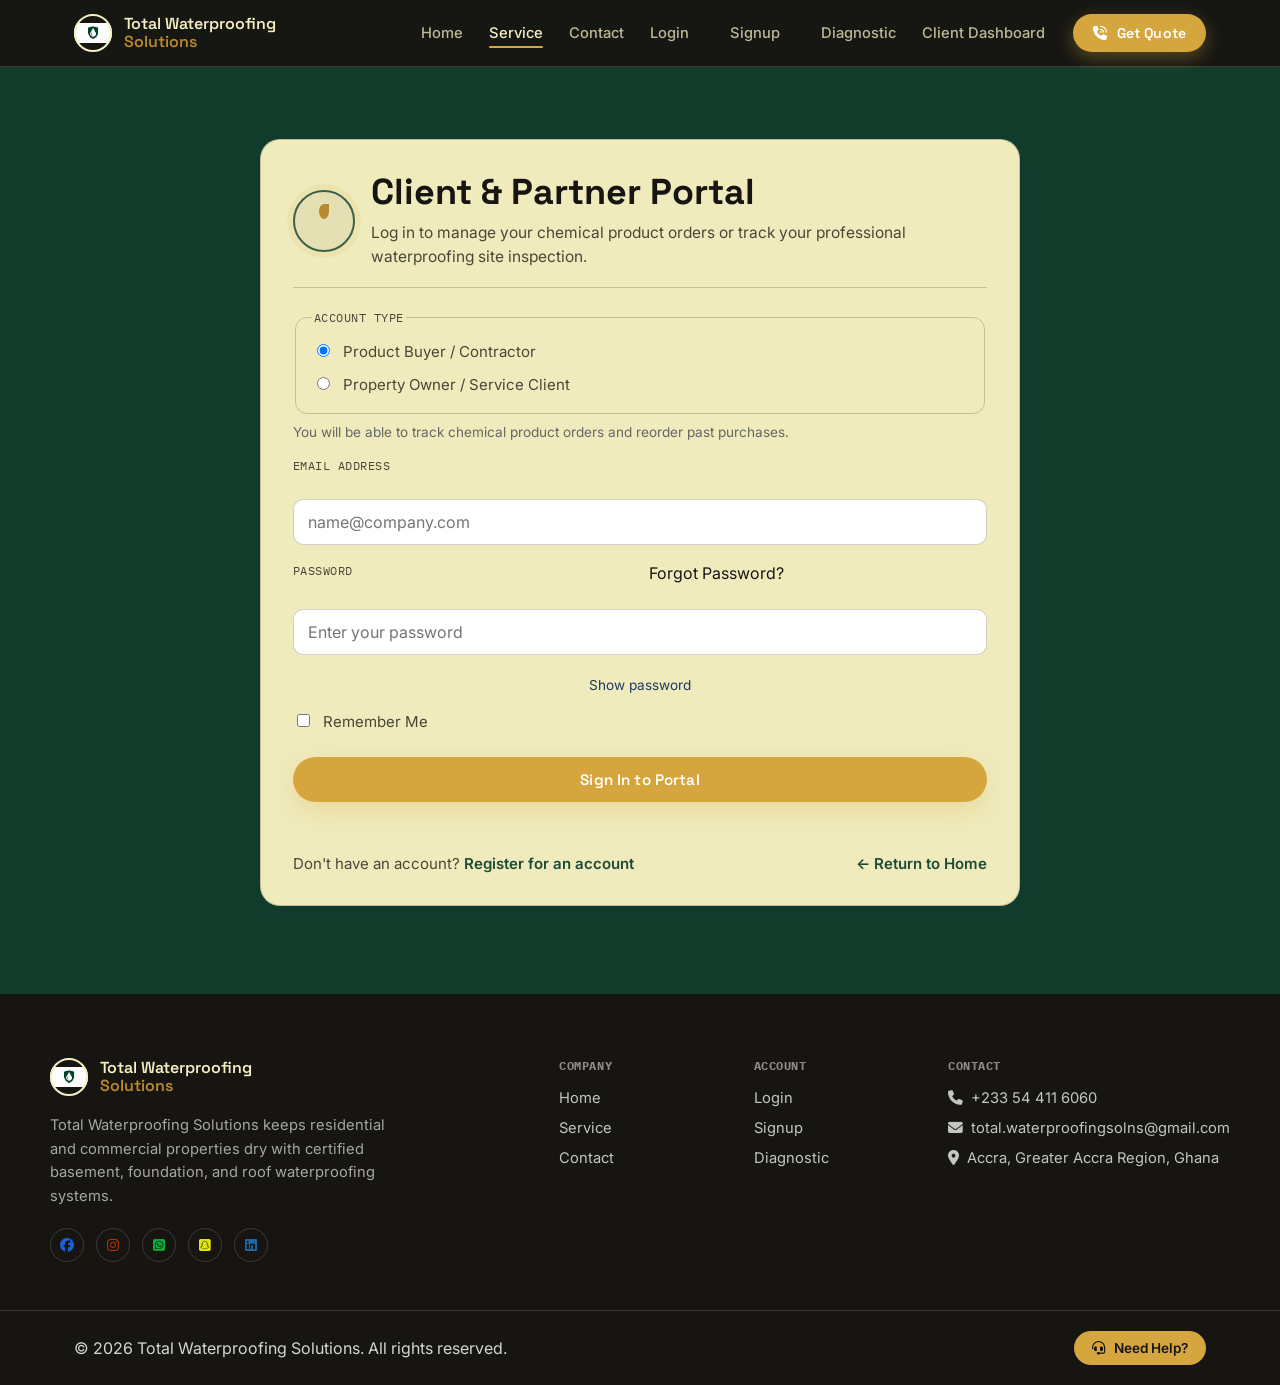
<file: pages/login.html>
<!DOCTYPE html>
<html lang="en">
<head>
    <meta charset="UTF-8">
    <meta name="viewport" content="width=device-width, initial-scale=1.0">
    <title>Total Waterproofing Solutions | Client & Partner Portal</title>
    <meta name="description"
        content="Sign in to the Total Waterproofing Solutions portal for product buyers and property owners." />
    <!-- Font Awesome -->
    <link rel="stylesheet" href="https://cdnjs.cloudflare.com/ajax/libs/font-awesome/6.5.2/css/all.min.css" />
    <!-- Google Fonts -->
    <link rel="preconnect" href="https://fonts.googleapis.com">
    <link
        href="https://fonts.googleapis.com/css2?family=Space+Grotesk:wght@500;600;700&family=Inter:wght@400;500;600&family=IBM+Plex+Mono:wght@500;600&display=swap"
        rel="stylesheet">
    <!-- External CSS -->
    <link rel="stylesheet" href="../src/style.css" />
</head>

<body>
    <header class="site-header" id="top">
        <div class="container header-container">

            <!-- Logo -->
            <a href="../index.html" class="logo-container">
                <span class="logo-mark" aria-hidden="true">
                    <img src="../images/logo.jpeg" alt="TWS Logo">
                    <span class="logo-ring"></span>
                </span>
                <span class="company-name">Total Waterproofing<br><span class="company-name-sub">Solutions</span></span>
            </a>

            <!-- Navigation -->
            <nav class="main-nav" aria-label="Primary">
                <div class="nav-menu">
                    <ul class="nav-list">
                        <li><a href="../index.html">Home</a></li>
                        <li><a href="../pages/services.html" class="active">Service</a></li>
                        <li><a href="../pages/contact.html">Contact</a></li>
                        <li><a href="../pages/login.html" class="nav-divider">Login</a></li>
                        <li><a href="../pages/signup.html" class="btn-nav-signup">Signup</a></li>
                        <li><a href="../pages/diagnostic.html">Diagnostic</a></li>
                        <li><a href="../pages/dashboard.html">Client Dashboard</a></li>
                    </ul>

                    <a href="../pages/contact.html" class="btn btn-primary btn-nav-cta">
                        <i class="fa-solid fa-phone-volume"></i> Get Quote
                    </a>
                </div>

                <!-- Mobile Hamburger -->
                <button class="hamburger" aria-label="Toggle navigation menu" aria-expanded="false">
                    <span></span><span></span><span></span>
                </button>
            </nav>

        </div>
    </header>

    <main class="auth-page">
        <section class="auth-panel-wrapper">
            <div class="container auth-panel-container">
                <section class="auth-card" aria-labelledby="portal-heading">
                    <div class="auth-card-header">
                        <div class="auth-icon" aria-hidden="true">
                            <span class="logo-ring"></span>
                            <span class="logo-drip"></span>
                        </div>
                        <div>
                            <h1 id="portal-heading">Client & Partner Portal</h1>
                            <p>Log in to manage your chemical product orders or track your professional waterproofing
                                site inspection.</p>
                        </div>
                    </div>

                    <form class="auth-form" action="#" method="post" aria-label="Portal login form">
                        <fieldset class="account-type-group">
                            <legend>Account Type</legend>
                            <label class="radio-label">
                                <input type="radio" name="accountType" value="buyer" checked>
                                Product Buyer / Contractor
                            </label>
                            <label class="radio-label">
                                <input type="radio" name="accountType" value="owner">
                                Property Owner / Service Client
                            </label>
                        </fieldset>

                        <label for="email">Email Address</label>
                        <input type="email" id="email" name="email" placeholder="name@company.com" required>

                        <div class="form-row form-row-space-between">
                            <label for="password">Password</label>
                            <a class="forgot-link" href="#">Forgot Password?</a>
                        </div>
                        <input type="password" id="password" name="password" placeholder="Enter your password" required>

                        <label class="checkbox-label">
                            <input type="checkbox" name="rememberMe"> Remember Me
                        </label>

                        <button type="submit" class="btn btn-gold btn-block">Sign In to Portal</button>
                    </form>

                    <div class="auth-card-footer">
                        <p>Don't have an account? <a href="signup.html">Register for an account</a></p>
                        <p><a href="../index.html">&larr; Return to Home</a></p>
                    </div>
                </section>
            </div>
        </section>
    </main>

    <footer class="site-footer">
        <div class="container footer-content">
            <div class="footer-brand">
                <a href="../index.html" class="logo-container">
                    <span class="logo-mark" aria-hidden="true">
                        <img src="../images/logo.jpeg" alt="TWS Logo">
                        <span class="logo-ring"></span>
                    </span>
                    <span class="company-name">Total Waterproofing<br><span class="company-name-sub">Solutions</span></span>
                </a>
                <p>Total Waterproofing Solutions keeps residential and commercial properties dry with certified
                    basement, foundation, and roof waterproofing systems.</p>
                <div class="footer-social">
                    <a href="https://www.facebook.com/" target="_blank" rel="noopener noreferrer">
                        <i class="fa-brands fa-facebook" style="color: rgb(30, 95, 211);"></i>
                    </a>
                    <a href="https://www.instagram.com/accounts/login/?hl=en" target="_blank" rel="noopener noreferrer">
                        <i class="fa-brands fa-instagram" style="color: rgb(188, 46, 11);"></i>
                    </a>
                    <a href="https://web.whatsapp.com/" target="_blank" rel="noopener noreferrer">
                        <i class="fa-brands fa-square-whatsapp" style="color: rgb(14, 171, 60);"></i>
                    </a>
                    <a href="https://accounts.snapchat.com/v2/login" target="_blank" rel="noopener noreferrer">
                        <i class="fa-brands fa-square-snapchat" style="color: rgb(222, 230, 10);"></i>
                    </a>
                    <a href="https://www.linkedin.com/login/" target="_blank" rel="noopener noreferrer">
                        <i class="fa-brands fa-linkedin" style="color: rgb(27, 104, 165);"></i>
                    </a>
                </div>
            </div>

            <div class="footer-links">
                <div class="footer-column">
                    <h4>Company</h4>
                    <a href="../index.html">Home</a>
                    <a href="../pages/services.html">Service</a>
                    <a href="../pages/contact.html">Contact</a>
                </div>
                <div class="footer-column">
                    <h4>Account</h4>
                    <a href="../pages/login.html">Login</a>
                    <a href="../pages/signup.html">Signup</a>
                    <a href="../pages/diagnostic.html">Diagnostic</a>
                </div>
                <div class="footer-column">
                    <h4>Contact</h4>
                    <a href="tel:+233544116060"><i class="fa-solid fa-phone"></i> +233 54 411 6060</a>
                    <a href="mailto:total.waterproofingsolns@gmail.com"><i class="fa-solid fa-envelope"></i> total.waterproofingsolns@gmail.com</a>
                    <span><i class="fa-solid fa-location-dot"></i> Accra, Greater Accra Region, Ghana</span>
                </div>
            </div>
        </div>

        <div class="footer-bottom">
            <div class="container bottom-container">
                <p>&copy; 2026 Total Waterproofing Solutions. All rights reserved.</p>
                <button class="help-btn">
                    <i class="fa-solid fa-headset"></i> Need Help?
                </button>
            </div>
        </div>
    </footer>

    <script src="../src/script.js"></script>
</body>
</html>
</file>
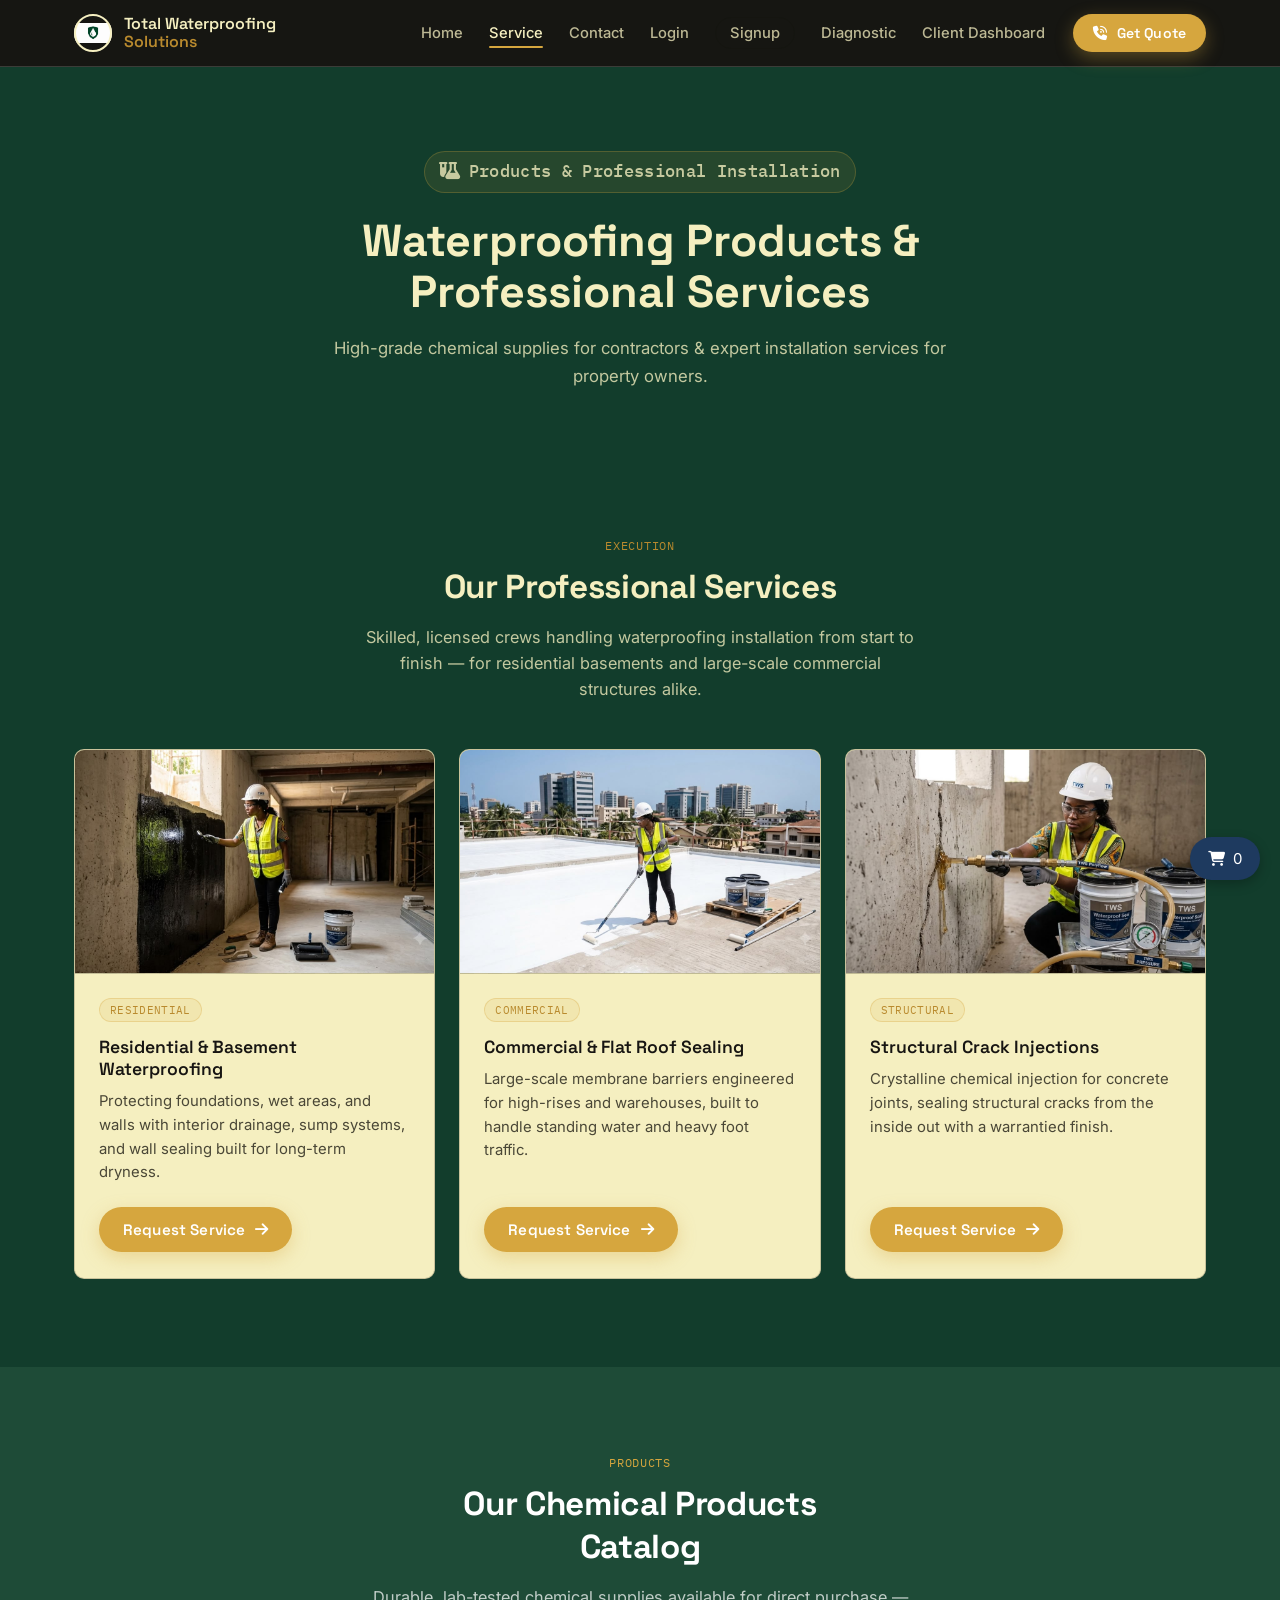
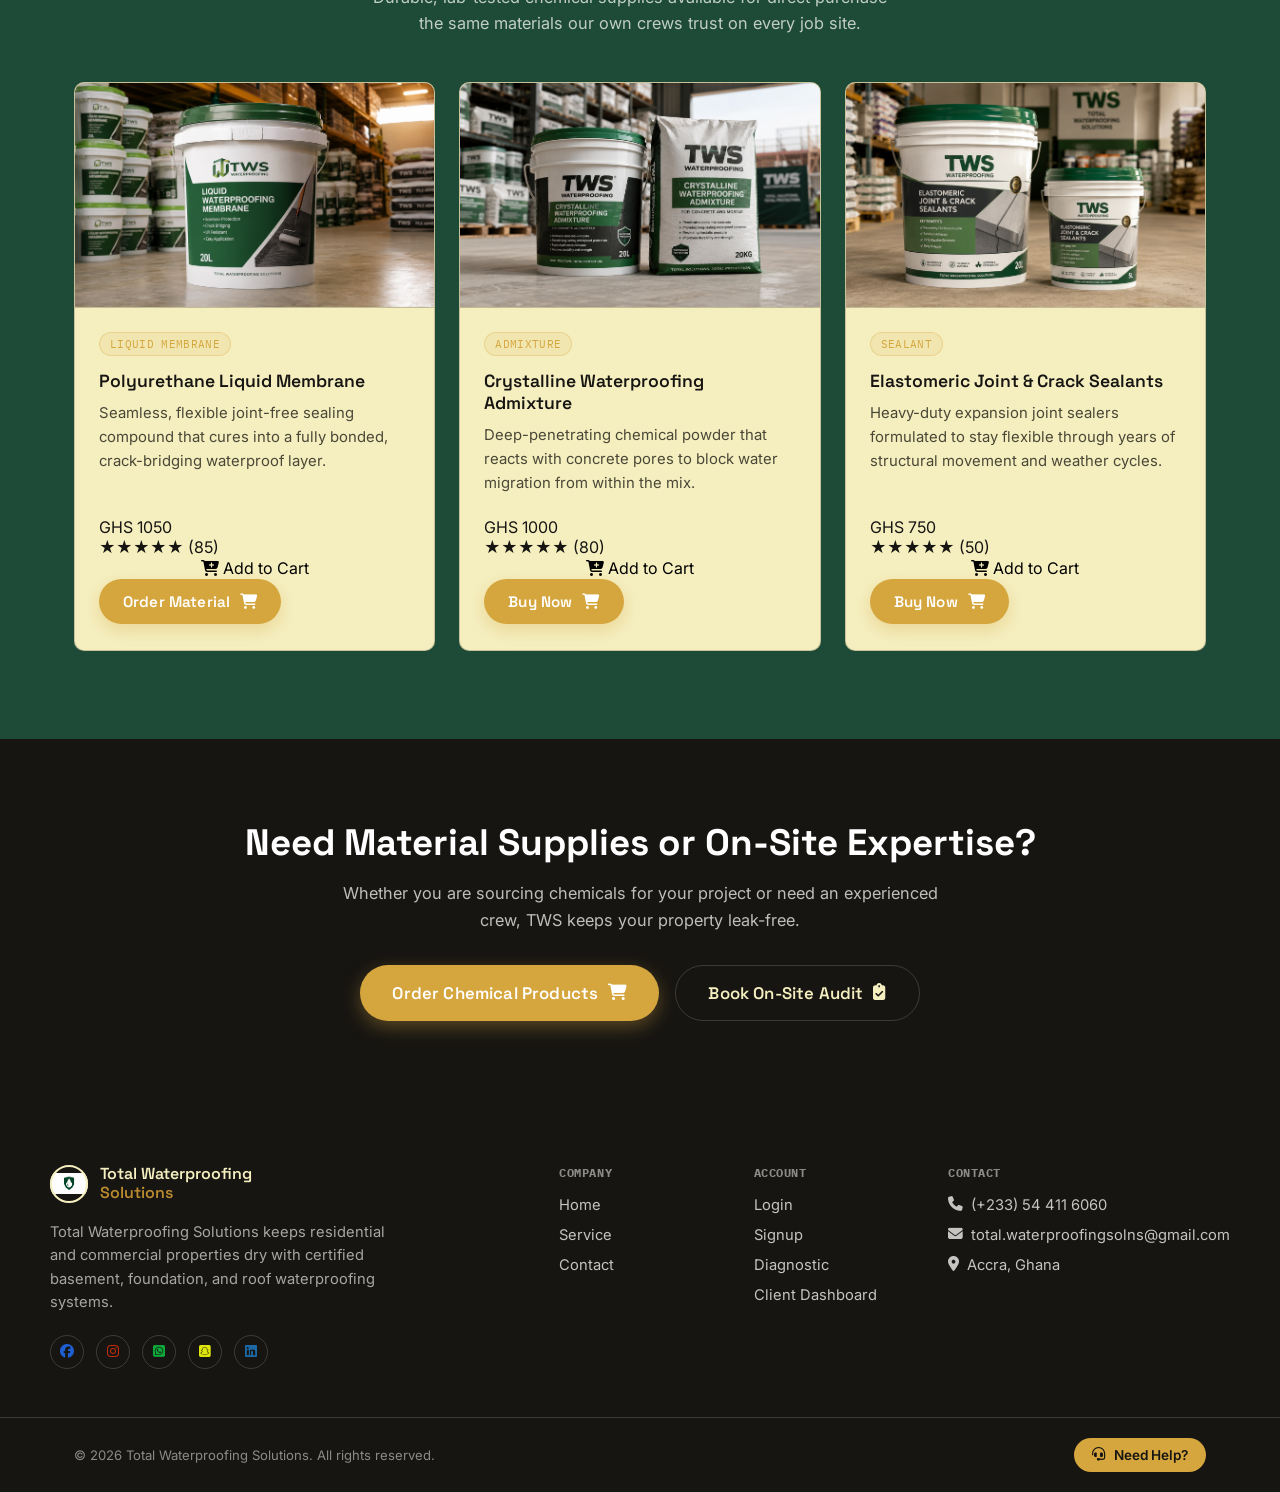
<file: pages/services.html>
<!DOCTYPE html>
<html lang="en">

<head>
    <meta charset="UTF-8" />
    <meta name="viewport" content="width=device-width, initial-scale=1.0" />
    <title>Services &amp; Products | Total Waterproofing Solutions</title>
    <meta name="description"
        content="Browse Total Waterproofing Solutions' professional waterproofing services and our catalog of chemical waterproofing products available for direct purchase." />
    <!-- Font Awesome -->
    <link rel="stylesheet" href="https://cdnjs.cloudflare.com/ajax/libs/font-awesome/6.5.2/css/all.min.css" />
    <!-- Google Fonts -->
    <link rel="preconnect" href="https://fonts.googleapis.com">
    <link
        href="https://fonts.googleapis.com/css2?family=Space+Grotesk:wght@500;600;700&family=Inter:wght@400;500;600&family=IBM+Plex+Mono:wght@500;600&display=swap"
        rel="stylesheet">
    <!-- External CSS -->
    <link rel="stylesheet" href="../src/style.css" />
</head>

<body>
    <!-- HEADER -->
    <header class="site-header" id="top">
        <div class="container header-container">

            <!-- Logo -->
            <a href="../index.html" class="logo-container">
                <span class="logo-mark" aria-hidden="true">
                    <img src="../images/logo.jpeg" alt="TWS Logo">
                    <span class="logo-ring"></span>
                </span>
                <span class="company-name">Total Waterproofing<br><span class="company-name-sub">Solutions</span></span>
            </a>

            <!-- Navigation -->
            <nav class="main-nav" aria-label="Primary">
                <div class="nav-menu">
                    <ul class="nav-list">
                        <li><a href="../index.html">Home</a></li>
                        <li><a href="../pages/services.html" class="active">Service</a></li>
                        <li><a href="../pages/contact.html">Contact</a></li>
                        <li><a href="../pages/login.html" class="nav-divider">Login</a></li>
                        <li><a href="../pages/signup.html" class="btn-nav-signup">Signup</a></li>
                        <li><a href="../pages/diagnostic.html">Diagnostic</a></li>
                        <li><a href="../pages/dashboard.html">Client Dashboard</a></li>
                    </ul>

                    <a href="../pages/contact.html" class="btn btn-primary btn-nav-cta">
                        <i class="fa-solid fa-phone-volume"></i> Get Quote
                    </a>
                </div>

                <!-- Mobile Hamburger -->
                <button class="hamburger" aria-label="Toggle navigation menu" aria-expanded="false">
                    <span></span><span></span><span></span>
                </button>
            </nav>
        </div>
    </header>

    <!-- MAIN CONTENT -->
    <main>
        <!-- PAGE HERO / HEADER BANNER -->
        <section class="page-hero">
            <div class="container">
                <p class="eyebrow">
                    <i class="fa-solid fa-flask-vial"></i> Products &amp; Professional Installation
                </p>
                <h1>Waterproofing Products &amp; Professional Services</h1>
                <p>High-grade chemical supplies for contractors &amp; expert installation services for property owners.
                </p>
            </div>
        </section>

        <!-- SECTION 1: PROFESSIONAL WATERPROOFING SERVICES -->
        <section class="catalog-section services-catalog" id="services">
            <div class="container">
                <div class="section-header">
                    <p class="section-eyebrow">Execution</p>
                    <h2 class="section-title">Our Professional Services</h2>
                    <p class="section-lede"> Skilled, licensed crews handling waterproofing installation from start to
                        finish &mdash; for residential basements and large-scale commercial structures alike. </p>
                </div>
                <div class="cards-flex">
                    <!-- Service 1 -->
                    <article class="card-flex">
                        <div class="img-placeholder">
                            <img src="../images/Residential.jpeg" alt="">
                        </div>
                        <div class="card-body">
                            <span class="badge-tag">Residential</span>
                            <h3>Residential &amp; Basement Waterproofing</h3>
                            <p class="card-desc"> Protecting foundations, wet areas, and walls with interior drainage,
                                sump systems, and wall sealing built for long-term dryness. </p>
                            <a href="../index.html#contact" class="btn btn-primary"> Request Service <i
                                    class="fa-solid fa-arrow-right"></i>
                            </a>
                        </div>
                    </article>
                    <!-- Service 2 -->
                    <article class="card-flex">
                        <div class="img-placeholder">
                            <img src="../images/Commercial.jpeg" alt="">
                        </div>
                        <div class="card-body">
                            <span class="badge-tag">Commercial</span>
                            <h3>Commercial &amp; Flat Roof Sealing</h3>
                            <p class="card-desc"> Large-scale membrane barriers engineered for high-rises and
                                warehouses, built to handle standing water and heavy foot traffic. </p>
                            <a href="../index.html#contact" class="btn btn-primary"> Request Service <i
                                    class="fa-solid fa-arrow-right"></i>
                            </a>
                        </div>
                    </article>
                    <!-- Service 3 -->
                    <article class="card-flex">
                        <div class="img-placeholder">
                            <img src="../images/Crack.jpeg" alt="">
                        </div>
                        <div class="card-body">
                            <span class="badge-tag">Structural</span>
                            <h3>Structural Crack Injections</h3>
                            <p class="card-desc"> Crystalline chemical injection for concrete joints, sealing structural
                                cracks from the inside out with a warrantied finish. </p>
                            <a href="../index.html#contact" class="btn btn-primary"> Request Service <i
                                    class="fa-solid fa-arrow-right"></i>
                            </a>
                        </div>
                    </article>
                </div>
            </div>
        </section>

        <!-- SECTION 2: WATERPROOFING CHEMICAL PRODUCTS -->
        <section class="catalog-section products-section" id="products">
            <div class="container">
                <div class="section-header">
                    <p class="section-eyebrow section-eyebrow-light">Products</p>
                    <h2 class="section-title">Our Chemical Products Catalog</h2>
                    <p class="section-lede"> Durable, lab-tested chemical supplies available for direct purchase &mdash;
                        the same materials our own crews trust on every job site. </p>
                </div>
                <div class="cards-flex">
                    <!-- Product 1 -->
                    <article class="card-flex">
                        <div class="img-placeholder">
                            <img src="../images/W_Membrane.jpeg" alt="">
                        </div>
                        <div class="card-body">
                            <span class="badge-tag">Liquid Membrane</span>
                            <h3>Polyurethane Liquid Membrane</h3>
                            <p class="card-desc"> Seamless, flexible joint-free sealing compound that cures into a fully
                                bonded, crack-bridging waterproof layer. </p>

                            <p class="product-price">GHS 1050</p>
                            <p class="rating">&#9733;&#9733;&#9733;&#9733;&#9733; <span>(85)</span></p>

                            <button class="add-cart-button" type="button" data-price="1050"></button>
                            <a href="../pages/contact.html" class="btn btn-primary"> Order Material <i
                                    class="fa-solid fa-cart-shopping"></i>
                            </a>
                        </div>
                    </article>
                    <!-- Product 2 -->
                    <article class="card-flex">
                        <div class="img-placeholder">
                            <img src="../images/Admixture.jpeg" alt="">
                        </div>
                        <div class="card-body">
                            <span class="badge-tag">Admixture</span>
                            <h3>Crystalline Waterproofing Admixture</h3>
                            <p class="card-desc"> Deep-penetrating chemical powder that reacts with concrete pores to
                                block water migration from within the mix. </p>
                            <p class="product-price">GHS 1000</p>
                            <p class="rating">&#9733;&#9733;&#9733;&#9733;&#9733; <span>(80)</span></p>

                            <button class="add-cart-button" type="button" data-price="1000"></button>
                            <a href="#" class="btn btn-primary"> Buy Now <i class="fa-solid fa-cart-shopping"></i>
                            </a>
                        </div>
                    </article>
                    <!-- Product 3 -->
                    <article class="card-flex">
                        <div class="img-placeholder">
                            <img src="../images/Crack_sealant.jpeg" alt="">
                        </div>
                        <div class="card-body">
                            <span class="badge-tag">Sealant</span>
                            <h3>Elastomeric Joint &amp; Crack Sealants</h3>
                            <p class="card-desc"> Heavy-duty expansion joint sealers formulated to stay flexible through
                                years of structural movement and weather cycles. </p>
                            <p class="product-price">GHS 750</p>
                            <p class="rating">&#9733;&#9733;&#9733;&#9733;&#9733; <span>(50)</span></p>

                            <button class="add-cart-button" type="button" data-price="750"></button>
                            <a href="#" class="btn btn-primary"> Buy Now <i class="fa-solid fa-cart-shopping"></i>
                            </a>
                        </div>
                    </article>
                </div>
            </div>
        </section>

        <!-- SECTION 3: CTA / DUAL-VALUE BANNER -->
        <section class="dual-cta">
            <div class="container">
                <h2>Need Material Supplies or On-Site Expertise?</h2>
                <p> Whether you are sourcing chemicals for your project or need an experienced crew, TWS keeps your
                    property leak-free. </p>
                <div class="dual-cta-actions">
                    <a href="#products" class="btn btn-primary btn-lg"> Order Chemical Products <i
                            class="fa-solid fa-cart-shopping"></i>
                    </a>
                    <a href="../index.html#contact" class="btn btn-ghost btn-lg"> Book On-Site Audit <i
                            class="fa-solid fa-clipboard-check"></i>
                    </a>
                </div>
            </div>
        </section>
    </main>

    <!-- FOOTER -->
    <footer class="site-footer">
        <div class="container footer-content">
            <div class="footer-brand">
                <a href="../index.html" class="logo-container">
                    <span class="logo-mark" aria-hidden="true">
                        <img src="../images/logo.jpeg" alt="TWS Logo">
                        <span class="logo-ring"></span>
                    </span>
                    <span class="company-name">Total Waterproofing<br><span class="company-name-sub">Solutions</span></span>
                </a>

                <p>Total Waterproofing Solutions keeps residential and commercial properties dry with certified
                    basement, foundation, and roof waterproofing systems.</p>
                <div class="footer-social">
                    <a href="https://www.facebook.com/" target="_blank" rel="noopener noreferrer">
                        <i class="fa-brands fa-facebook" style="color: rgb(30, 95, 211);"></i>
                    </a>
                    <a href="https://www.instagram.com/accounts/login/?hl=en" target="_blank" rel="noopener noreferrer">
                        <i class="fa-brands fa-instagram" style="color: rgb(188, 46, 11);"></i>
                    </a>
                    <a href="https://web.whatsapp.com/" target="_blank" rel="noopener noreferrer">
                        <i class="fa-brands fa-square-whatsapp" style="color: rgb(14, 171, 60);"></i>
                    </a>
                    <a href="https://accounts.snapchat.com/v2/login" target="_blank" rel="noopener noreferrer">
                        <i class="fa-brands fa-square-snapchat" style="color: rgb(222, 230, 10);"></i>
                    </a>
                    <a href="https://www.linkedin.com/login/" target="_blank" rel="noopener noreferrer">
                        <i class="fa-brands fa-linkedin" style="color: rgb(27, 104, 165);"></i>
                    </a>
                </div>
            </div>
            <!-- Quick Links -->
            <div class="footer-links">
                <div class="footer-column">
                    <h4>Company</h4>
                    <a href="../index.html#top">Home</a>
                    <a href="../pages/services.html">Service</a>
                    <a href="../index.html#contact">Contact</a>
                </div>
                <div class="footer-column">
                    <h4>Account</h4>
                    <a href="../pages/login.html">Login</a>
                    <a href="../pages/signup.html">Signup</a>
                    <a href="../pages/diagnostic.html">Diagnostic</a>
                    <a href="../pages/dashboard.html">Client Dashboard</a>
                </div>
                <div class="footer-column">
                    <h4>Contact</h4>
                    <a href="tel:+233544116060"><i class="fa-solid fa-phone"></i> (+233) 54 411 6060</a>
                    <a href="mailto:total.waterproofingsolns@gmail.com"><i class="fa-solid fa-envelope"></i> total.waterproofingsolns@gmail.com</a>
                    <span><i class="fa-solid fa-location-dot"></i> Accra, Ghana</span>
                </div>
            </div>
        </div>
        <!-- Bottom Bar -->
        <div class="footer-bottom">
            <div class="container bottom-container">
                <p class="footer-copyright"> &copy; 2026 Total Waterproofing Solutions. All rights reserved. </p>
                <button class="help-btn">
                    <i class="fa-solid fa-headset"></i> Need Help?
                </button>
            </div>
        </div>
    </footer>
    <script src="../src/script.js"></script>
</body>

</html>
</file>
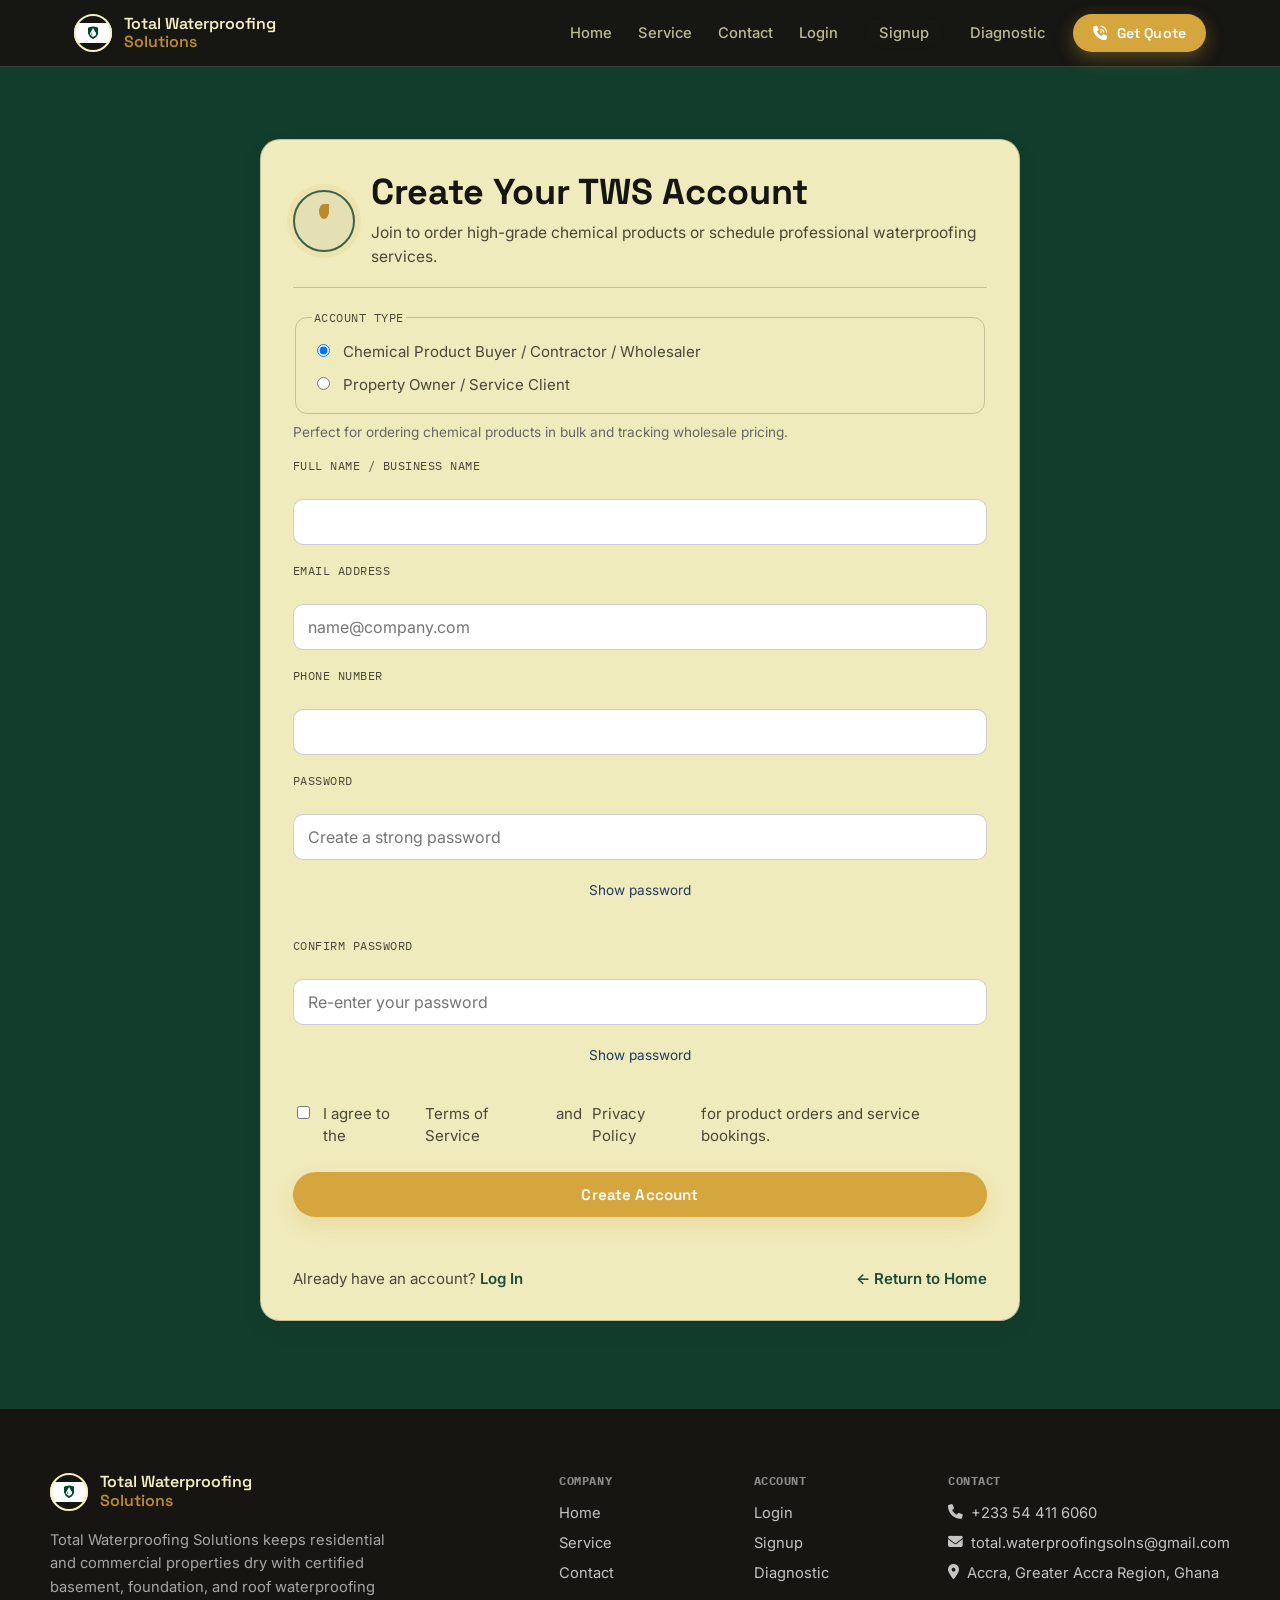
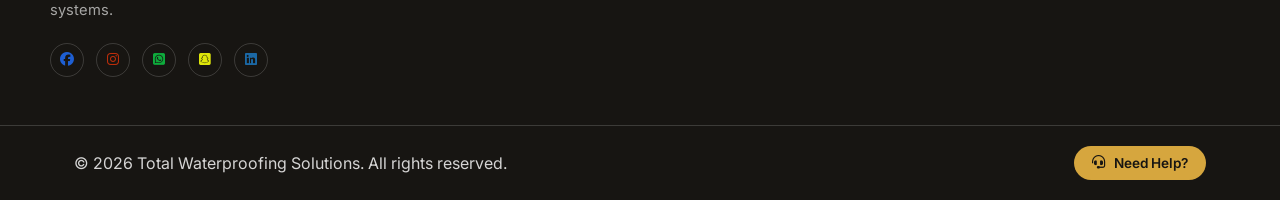
<file: pages/signup.html>
<!DOCTYPE html>
<html lang="en">
<head>
    <meta charset="UTF-8">
    <meta name="viewport" content="width=device-width, initial-scale=1.0">
    <title>Total Waterproofing Solutions | Create Your TWS Account</title>
    <meta name="description"
        content="Register for a Total Waterproofing Solutions account to order wholesale chemical products or schedule waterproofing services." />
    <!-- Font Awesome -->
    <link rel="stylesheet" href="https://cdnjs.cloudflare.com/ajax/libs/font-awesome/6.5.2/css/all.min.css" />
    <!-- Google Fonts -->
    <link rel="preconnect" href="https://fonts.googleapis.com">
    <link
        href="https://fonts.googleapis.com/css2?family=Space+Grotesk:wght@500;600;700&family=Inter:wght@400;500;600&family=IBM+Plex+Mono:wght@500;600&display=swap"
        rel="stylesheet">
    <!-- External CSS -->
    <link rel="stylesheet" href="../src/style.css" />
</head>

<body>
    <header class="site-header" id="top">
        <div class="container header-container">

            <!-- Logo -->
            <a href="../index.html" class="logo-container">
                <span class="logo-mark" aria-hidden="true">
                    <img src="../images/logo.jpeg" alt="TWS Logo">
                    <span class="logo-ring"></span>
                </span>
                <span class="company-name">Total Waterproofing<br><span class="company-name-sub">Solutions</span></span>
            </a>

            <!-- Navigation -->
            <nav class="main-nav" aria-label="Primary">
                <div class="nav-menu">
                    <ul class="nav-list">
                        <li><a href="../index.html">Home</a></li>
                        <li><a href="../pages/services.html">Service</a></li>
                        <li><a href="../pages/contact.html">Contact</a></li>
                        <li><a href="../pages/login.html" class="nav-divider">Login</a></li>
                        <li><a href="../pages/signup.html" class="btn-nav-signup">Signup</a></li>
                        <li><a href="../pages/diagnostic.html">Diagnostic</a></li>
                    </ul>

                    <a href="../pages/contact.html" class="btn btn-primary btn-nav-cta">
                        <i class="fa-solid fa-phone-volume"></i> Get Quote
                    </a>
                </div>

                <!-- Mobile Hamburger -->
                <button class="hamburger" aria-label="Toggle navigation menu" aria-expanded="false">
                    <span></span><span></span><span></span>
                </button>
            </nav>

        </div>
    </header>

    <main class="auth-page">
        <section class="auth-panel-wrapper">
            <div class="container auth-panel-container">
                <section class="auth-card" aria-labelledby="signup-heading">
                    <div class="auth-card-header">
                        <div class="auth-icon" aria-hidden="true">
                            <span class="logo-ring"></span>
                            <span class="logo-drip"></span>
                        </div>
                        <div>
                            <h1 id="signup-heading">Create Your TWS Account</h1>
                            <p>Join to order high-grade chemical products or schedule professional waterproofing
                                services.</p>
                        </div>
                    </div>

                    <form class="auth-form" action="#" method="post" aria-label="Account registration form">
                        <fieldset class="account-type-group">
                            <legend>Account Type</legend>
                            <label class="radio-label">
                                <input type="radio" name="accountType" value="buyer" checked>
                                Chemical Product Buyer / Contractor / Wholesaler
                            </label>
                            <label class="radio-label">
                                <input type="radio" name="accountType" value="owner">
                                Property Owner / Service Client
                            </label>
                        </fieldset>

                        <label for="fullName">Full Name / Business Name</label>
                        <input type="text" id="fullName" name="fullName" required>

                        <label for="email">Email Address</label>
                        <input type="email" id="email" name="email" placeholder="name@company.com" required>

                        <label for="phone">Phone Number</label>
                        <input type="tel" id="phone" name="phone" placeholder="" required>

                        <label for="password">Password</label>
                        <input type="password" id="password" name="password" placeholder="Create a strong password" required>

                        <label for="confirmPassword">Confirm Password</label>
                        <input type="password" id="confirmPassword" name="confirmPassword" placeholder="Re-enter your password" required>

                        <label class="checkbox-label">
                            <input type="checkbox" name="terms" required>
                            I agree to the <a href="#">Terms of Service</a> and <a href="#">Privacy Policy</a> for product orders and service bookings.
                        </label>

                        <button type="submit" class="btn btn-gold btn-block">Create Account</button>
                    </form>

                    <div class="auth-card-footer">
                        <p>Already have an account? <a href="login.html">Log In</a></p>
                        <p><a href="../index.html">&larr; Return to Home</a></p>
                    </div>
                </section>
            </div>
        </section>
    </main>

    <footer class="site-footer">
        <div class="container footer-content">

            <div class="footer-brand">
                <a href="../index.html" class="logo-container">
                    <span class="logo-mark" aria-hidden="true">
                        <img src="../images/logo.jpeg" alt="TWS Logo">
                        <span class="logo-ring"></span>
                    </span>
                    <span class="company-name">Total Waterproofing<br><span class="company-name-sub">Solutions</span></span>
                </a>
                <p>Total Waterproofing Solutions keeps residential and commercial properties
                    dry with certified basement, foundation, and roof waterproofing systems.</p>
                <div class="footer-social">
                    <a href="https://www.facebook.com/" target="_blank" rel="noopener noreferrer">
                        <i class="fa-brands fa-facebook" style="color: rgb(30, 95, 211);"></i>
                    </a>
                    <a href="https://www.instagram.com/accounts/login/?hl=en" target="_blank" rel="noopener noreferrer">
                        <i class="fa-brands fa-instagram" style="color: rgb(188, 46, 11);"></i>
                    </a>
                    <a href="https://web.whatsapp.com/" target="_blank" rel="noopener noreferrer">
                        <i class="fa-brands fa-square-whatsapp" style="color: rgb(14, 171, 60);"></i>
                    </a>
                    <a href="https://accounts.snapchat.com/v2/login" target="_blank" rel="noopener noreferrer">
                        <i class="fa-brands fa-square-snapchat" style="color: rgb(222, 230, 10);"></i>
                    </a>
                    <a href="https://www.linkedin.com/login/" target="_blank" rel="noopener noreferrer">
                        <i class="fa-brands fa-linkedin" style="color: rgb(27, 104, 165);"></i>
                    </a>
                </div>
            </div>

            <div class="footer-links">
                <div class="footer-column">
                    <h4>Company</h4>
                    <a href="../index.html">Home</a>
                    <a href="../pages/services.html">Service</a>
                    <a href="../pages/contact.html">Contact</a>
                </div>
                <div class="footer-column">
                    <h4>Account</h4>
                    <a href="../pages/login.html">Login</a>
                    <a href="../pages/signup.html">Signup</a>
                    <a href="../pages/diagnostic.html">Diagnostic</a>
                </div>
                <div class="footer-column">
                    <h4>Contact</h4>
                    <a href="tel:+233544116060"><i class="fa-solid fa-phone"></i> +233 54 411 6060</a>
                    <a href="mailto:total.waterproofingsolns@gmail.com"><i class="fa-solid fa-envelope"></i> total.waterproofingsolns@gmail.com</a>
                    <span><i class="fa-solid fa-location-dot"></i> Accra, Greater Accra Region, Ghana</span>
                </div>
            </div>
        </div>

        <div class="footer-bottom">
            <div class="container bottom-container">
                <p>&copy; 2026 Total Waterproofing Solutions. All rights reserved.</p>
                <button class="help-btn">
                    <i class="fa-solid fa-headset"></i> Need Help?
                </button>
            </div>
        </div>
    </footer>

    <script src="../src/script.js"></script>
</body>
</html>
</file>
<file: src/style.css>
/* ==========================================================================
   Total Waterproofing Solutions — Stylesheet
   Design tokens:
     Ink        #171512  (structure / near-black)
     Slate      #1E4B37  (secondary dark green / process bg)
     Teal       #D6A63E  (signature accent — gold)
     Rust       #C6572A  (warning / emphasis, used sparingly)
     Sand       #123D2C  (page background — forest green)
     Paper      #F5EFC0  (card background — cream)
   Type:
     Display  — 'Space Grotesk'
     Body     — 'Inter'
     Utility  — 'IBM Plex Mono' (stats, labels, eyebrows)
   ========================================================================== */

:root {
    --ink: #171512;
    --ink-soft: #4A4736;
    --slate: #1E4B37;
    --teal: #D6A63E;
    --teal-dark: #B98A2E;
    --rust: #C6572A;
    --sand: #123D2C;
    --paper: #F5EFC0;
    --white: #FFFFFF;
    --line: rgba(20, 16, 8, 0.2);
    --line-light: rgba(255, 255, 255, 0.16);

    --font-display: 'Space Grotesk', sans-serif;
    --font-body: 'Inter', sans-serif;
    --font-mono: 'IBM Plex Mono', monospace;

    --container-w: 1180px;
    --radius: 10px;
    --shadow-card: 0 1px 2px rgba(22,32,43,0.04), 0 8px 24px rgba(22,32,43,0.06);
}

@media (prefers-reduced-motion: reduce) {
    *, *::before, *::after {
        animation-duration: 0.01ms !important;
        animation-iteration-count: 1 !important;
        transition-duration: 0.01ms !important;
    }
}

/* ---------- Reset ---------- */
*, *::before, *::after { box-sizing: border-box; }
html { scroll-behavior: smooth; }
body {
    margin: 0;
    font-family: var(--font-body);
    color: var(--ink);
    background: var(--sand);
    -webkit-font-smoothing: antialiased;
}
img { max-width: 100%; display: block; }
a { color: inherit; text-decoration: none; }
ul, ol, dl { margin: 0; padding: 0; list-style: none; }
h1, h2, h3, h4, dd, p, dt { margin: 0; }
button { font: inherit; cursor: pointer; border: none; background: none; }
input, textarea { font: inherit; }

:focus-visible {
    outline: 2px solid var(--teal);
    outline-offset: 3px;
}

.container {
    max-width: var(--container-w);
    margin: 0 auto;
    padding: 0 24px;
}

/* ---------- Buttons ---------- */
.btn {
    display: inline-flex;
    align-items: center;
    gap: 10px;
    padding: 13px 24px;
    border-radius: 999px;
    font-family: var(--font-display);
    font-weight: 600;
    font-size: 0.95rem;
    letter-spacing: 0.01em;
    transition: transform 0.15s ease, box-shadow 0.15s ease, background 0.15s ease;
    white-space: nowrap;
}
.btn-primary {
    background: var(--teal);
    color: var(--white);
    box-shadow: 0 6px 18px rgba(214, 166, 62, 0.35);
}
.btn-primary:hover { background: var(--teal-dark); transform: translateY(-1px); }
.btn-ghost {
    background: transparent;
    color: var(--paper);
    border: 1.5px solid var(--line-light);
}
.btn-ghost:hover { border-color: var(--paper); }
.btn-lg { padding: 16px 32px; font-size: 1.05rem; }
.btn-block { width: 100%; justify-content: center; }
.btn-gold {
    background: var(--teal);
    color: var(--white);
    box-shadow: 0 8px 22px rgba(214, 166, 62, 0.25);
}
.btn-gold:hover { background: var(--teal-dark); color: var(--white); }

/* ---------- Auth pages ---------- */
.auth-page {
    background: linear-gradient(180deg, rgba(18, 61, 44, 0.96), rgba(18, 61, 44, 0.88));
    padding: 72px 0 88px;
}
.auth-panel-container {
    display: flex;
    justify-content: center;
}
.auth-card {
    width: min(760px, 100%);
    background: rgba(245, 239, 192, 0.98);
    border: 1px solid var(--line);
    border-radius: 20px;
    box-shadow: var(--shadow-card);
    padding: 32px;
    display: flex;
    flex-direction: column;
    gap: 22px;
}
.auth-card-header {
    display: flex;
    align-items: center;
    gap: 16px;
    padding-bottom: 18px;
    border-bottom: 1px solid var(--line);
}
.auth-icon {
    position: relative;
    width: 62px;
    height: 62px;
    flex-shrink: 0;
    border-radius: 50%;
    background: rgba(23, 21, 18, 0.05);
    display: grid;
    place-items: center;
}
.auth-icon .logo-ring {
    border: 2px solid rgba(30, 75, 55, 0.92);
    opacity: 0.92;
    box-shadow: 0 0 0 6px rgba(214, 166, 62, 0.12);
    animation: ringPulse 4.5s ease-in-out infinite;
}
.auth-icon .logo-drip {
    top: 14px;
    width: 10px;
    height: 15px;
    background: var(--teal-dark);
}
.auth-card-header h1 {
    font-family: var(--font-display);
    font-size: clamp(1.7rem, 3vw, 2.25rem);
    line-height: 1.15;
    color: var(--ink);
    margin-bottom: 8px;
}
.auth-card-header p {
    color: var(--ink-soft);
    line-height: 1.55;
    font-size: 0.97rem;
}
.auth-form {
    display: flex;
    flex-direction: column;
    gap: 18px;
}
.account-type-group {
    border: 1px solid var(--line);
    border-radius: 12px;
    padding: 16px;
    display: grid;
    gap: 10px;
}
.account-type-group legend,
.auth-form label:not(.radio-label):not(.checkbox-label) {
    font-family: var(--font-mono);
    font-size: 0.75rem;
    text-transform: uppercase;
    letter-spacing: 0.04em;
    color: var(--ink-soft);
}
.auth-form input[type="text"],
.auth-form input[type="email"],
.auth-form input[type="tel"],
.auth-form input[type="password"] {
    margin-top: 8px;
    width: 100%;
    background: var(--white);
    border: 1px solid var(--line);
    border-radius: 10px;
    padding: 12px 14px;
    color: var(--ink);
}
.auth-form input:focus {
    outline: none;
    border-color: var(--teal);
    box-shadow: 0 0 0 3px rgba(214,166,62,0.14);
}
.radio-label,
.checkbox-label {
    display: flex;
    align-items: flex-start;
    gap: 10px;
   font-size: 0.94rem;
    line-height: 1.5;
    color: var(--ink-soft);
}
.radio-label input,
.checkbox-label input {
    margin-top: 3px;
}
.auth-form .btn-block {
    margin-top: 6px;
}
.auth-card-footer {
    display: flex;
    align-items: center;
    justify-content: space-between;
    gap: 12px;
    flex-wrap: wrap;
    color: var(--ink-soft);
    font-size: 0.94rem;
}
.auth-card-footer a {
    color: var(--slate);
    font-weight: 600;
}
.auth-card-footer a:hover { color: var(--teal-dark); }

@keyframes ringPulse {
    0%, 100% { transform: scale(1); opacity: 0.9; }
    50% { transform: scale(1.04); opacity: 1; }
}

/* ---------- Header ---------- */
.site-header {
    position: sticky;
    top: 0;
    z-index: 50;
    background: rgba(23, 21, 18, 0.94);
    backdrop-filter: blur(10px);
    border-bottom: 1px solid var(--line-light);
}
.header-container {
    display: flex;
    align-items: center;
    justify-content: space-between;
    padding-top: 14px;
    padding-bottom: 14px;
}
.logo-container {
    display: flex;
    align-items: center;
    gap: 12px;
}
.logo-mark {
    position: relative;
    width: 38px;
    height: 38px;
    flex-shrink: 0;
}
.logo-mark img {
    width: 100%;
    height: 100%;
    object-fit: contain;
    display: block;
    border-radius: 50%;
}
.logo-ring {
    position: absolute;
    inset: 0;
    border-radius: 50%;
    border: 2.5px solid var(--paper);
    transition: border-color 0.18s ease, opacity 0.18s ease, box-shadow 0.18s ease;
}
.logo-drip {
    position: absolute;
    top: 8px;
    left: 50%;
    width: 9px;
    height: 13px;
    background: var(--teal);
    transform: translateX(-50%) rotate(180deg);
    border-radius: 50% 50% 50% 0;
}
.logo-mark-sm { width: 30px; height: 30px; }
.logo-mark-sm .logo-ring { border-color: var(--paper); }
.company-name {
    font-family: var(--font-display);
    font-weight: 600;
    font-size: 1rem;
    line-height: 1.15;
    color: var(--paper);
}
.company-name-sub { color: var(--teal-dark); }

/* .main-nav is the flex row that holds the collapsible .nav-menu
   (links + CTA) plus the hamburger button. On mobile, .nav-menu is
   the single element that gets hidden/shown as a dropdown — this
   keeps the links and the CTA button moving together as one block
   instead of being positioned separately. */
.main-nav {
    display: flex;
    align-items: center;
    gap: 28px;
    position: relative;
}
.nav-menu {
    display: flex;
    align-items: center;
    gap: 28px;
}
.nav-list {
    display: flex;
    align-items: center;
    gap: 26px;
    font-size: 0.92rem;
    font-weight: 500;
}
.nav-list a { color: rgba(245, 239, 192, 0.75); transition: color 0.15s ease; position: relative; }
.nav-list a:hover, .nav-list a.active { color: var(--paper); }
.nav-list a.active::after {
    content: "";
    position: absolute;
    left: 0; right: 0; bottom: -6px;
    height: 2px;
    background: var(--teal);
    border-radius: 2px;
}
.btn-nav-signup {
    padding: 6px 14px;
    border: 1.5px solid var(--line);
    border-radius: 999px;
}
.btn-nav-cta { padding: 10px 20px; font-size: 0.88rem; }

.hamburger {
    display: none;
    flex-direction: column;
    justify-content: center;
    gap: 5px;
    width: 34px;
    height: 34px;
    padding: 6px;
    z-index: 2;
}
.hamburger span {
    width: 22px;
    height: 2px;
    background: var(--paper);
    border-radius: 2px;
    transition: transform 0.2s ease, opacity 0.2s ease;
}
.hamburger.is-active span:nth-child(1) { transform: translateY(7px) rotate(45deg); }
.hamburger.is-active span:nth-child(2) { opacity: 0; }
.hamburger.is-active span:nth-child(3) { transform: translateY(-7px) rotate(-45deg); }

/* ---------- Hero ---------- */
.hero-section { padding: 72px 0 56px; }
.hero-grid {
    display: grid;
    grid-template-columns: 1.05fr 0.95fr;
    gap: 56px;
    align-items: center;
}
.eyebrow {
    display: inline-flex;
    align-items: center;
    gap: 8px;
    font-family: var(--font-mono);
    font-size: 0.78rem;
    font-weight: 500;
    letter-spacing: 0.02em;
    color: var(--teal-dark);
    background: rgba(214, 166, 62, 0.1);
    border: 1px solid rgba(214, 166, 62, 0.25);
    padding: 6px 14px;
    border-radius: 999px;
    margin: 0 0 24px;
}
.hero-text h1 {
    font-family: var(--font-display);
    font-size: clamp(2.1rem, 3.6vw, 3.1rem);
    line-height: 1.08;
    font-weight: 700;
    letter-spacing: -0.01em;
    margin-bottom: 22px;
    color: var(--paper);
}
.hero-lede {
    font-size: 1.08rem;
    line-height: 1.65;
    color: rgba(245, 239, 192, 0.78);
    max-width: 46ch;
    margin-bottom: 32px;
}
.hero-actions { display: flex; gap: 14px; flex-wrap: wrap; margin-bottom: 44px; }

.hero-stats {
    display: flex;
    gap: 40px;
    padding-top: 28px;
    border-top: 1px solid var(--line-light);
}
.hero-stats .stat dt {
    font-family: var(--font-mono);
    font-size: 0.72rem;
    text-transform: uppercase;
    letter-spacing: 0.04em;
    color: rgba(245, 239, 192, 0.65);
    margin-bottom: 6px;
}
.hero-stats .stat dd {
    font-family: var(--font-display);
    font-size: 1.7rem;
    font-weight: 700;
    color: var(--paper);
}
.hero-stats .stat dd span {
    font-size: 1rem;
    font-weight: 500;
    color: var(--teal-dark);
    margin-left: 2px;
}

/* Signature element: waterproofing cross-section */
.hero-visual { display: flex; justify-content: center; }
.cross-section {
    position: relative;
    width: 100%;
    max-width: 420px;
    aspect-ratio: 4 / 5;
    border-radius: 18px;
    overflow: hidden;
    box-shadow: var(--shadow-card);
    border: 1px solid var(--line);
    display: flex;
    flex-direction: column;
}
.layer { position: relative; flex: 1; overflow: hidden; }
.layer-soil {
    flex: 1.3;
    background: linear-gradient(180deg, #7C6A52 0%, #5C4E3B 100%);
}
.layer-membrane {
    flex: 0 0 22px;
    background: repeating-linear-gradient(
        135deg,
        var(--teal) 0px, var(--teal) 10px,
        var(--teal-dark) 10px, var(--teal-dark) 20px
    );
}
.layer-wall {
    flex: 2;
    background: linear-gradient(180deg, #E9E3D6 0%, var(--paper) 100%);
    display: flex;
    align-items: center;
    justify-content: center;
}
.layer-label {
    position: absolute;
    right: 14px;
    z-index: 3;
    font-family: var(--font-mono);
    font-size: 0.68rem;
    color: var(--white);
    background: rgba(22, 32, 43, 0.55);
    padding: 3px 9px;
    border-radius: 999px;
    letter-spacing: 0.02em;
}
.label-soil { top: 14px; }
.label-membrane { top: calc(56% - 12px); background: var(--ink); }
.label-wall { bottom: 14px; color: var(--ink); background: rgba(255,255,255,0.7); }

.dry-tag {
    font-family: var(--font-mono);
    font-size: 0.8rem;
    font-weight: 600;
    color: var(--teal-dark);
    background: rgba(214, 166, 62, 0.12);
    border: 1px solid rgba(214, 166, 62, 0.3);
    padding: 6px 14px;
    border-radius: 999px;
    display: inline-flex;
    align-items: center;
    gap: 6px;
}

.drop {
    position: absolute;
    left: var(--x, 20%);
    top: -14px;
    width: 8px;
    height: 11px;
    background: rgba(255,255,255,0.85);
    border-radius: 50% 50% 50% 0;
    transform: rotate(180deg);
    animation: fall 3.2s cubic-bezier(0.5,0,0.7,0.4) infinite;
    animation-delay: var(--delay, 0s);
}
.drop-a { --x: 18%; --delay: 0s; }
.drop-b { --x: 45%; --delay: 1s; }
.drop-c { --x: 68%; --delay: 1.9s; }
.drop-d { --x: 85%; --delay: 0.5s; }

@keyframes fall {
    0%   { top: -14px; opacity: 0; }
    12%  { opacity: 1; }
    62%  { top: 62%; opacity: 1; }
    64%  { top: 60%; opacity: 0; }
    100% { top: 60%; opacity: 0; }
}

/* ---------- Trust strip ---------- */
.trust-strip {
    background: var(--ink);
    padding: 16px 0;
}
.trust-inner {
    display: flex;
    justify-content: center;
    flex-wrap: wrap;
    gap: 36px;
    font-family: var(--font-mono);
    font-size: 0.78rem;
    color: rgba(255,255,255,0.82);
    letter-spacing: 0.02em;
}
.trust-inner span { display: flex; align-items: center; gap: 8px; }
.trust-inner i { color: var(--teal); }

/* ---------- Section headings ---------- */
.section-eyebrow {
    font-family: var(--font-mono);
    font-size: 0.75rem;
    letter-spacing: 0.06em;
    text-transform: uppercase;
    color: var(--teal-dark);
    margin-bottom: 12px;
}
.section-eyebrow-light { color: var(--teal); }
.section-title {
    font-family: var(--font-display);
    font-weight: 700;
    font-size: clamp(1.7rem, 2.6vw, 2.3rem);
    letter-spacing: -0.01em;
    max-width: 18ch;
    margin-bottom: 16px;
    color: var(--paper);
}
.section-title-light { color: var(--white); max-width: 22ch; }
.section-lede {
    font-size: 1.02rem;
    color: rgba(245, 239, 192, 0.78);
    max-width: 56ch;
    line-height: 1.6;
}

/* ---------- Services ---------- */
.services-section { padding: 96px 0; }
.services-grid {
    margin-top: 48px;
    display: grid;
    grid-template-columns: repeat(3, 1fr);
    gap: 22px;
}
.service-card {
    background: var(--paper);
    border: 1px solid var(--line);
    border-radius: var(--radius);
    padding: 30px 26px;
    transition: transform 0.18s ease, box-shadow 0.18s ease, border-color 0.18s ease;
}
.service-card:hover {
    transform: translateY(-3px);
    box-shadow: var(--shadow-card);
    border-color: rgba(214,166,62,0.35);
}
.service-icon {
    display: inline-flex;
    align-items: center;
    justify-content: center;
    width: 46px;
    height: 46px;
    border-radius: 12px;
    background: rgba(214,166,62,0.1);
    color: var(--teal-dark);
    font-size: 1.15rem;
    margin-bottom: 18px;
}
.service-card h3 {
    font-family: var(--font-display);
    font-size: 1.08rem;
    font-weight: 600;
    margin-bottom: 10px;
}
.service-card p {
    font-size: 0.93rem;
    line-height: 1.6;
    color: var(--ink-soft);
    margin-bottom: 16px;
}
.service-link {
    font-family: var(--font-mono);
    font-size: 0.8rem;
    font-weight: 500;
    color: var(--ink);
    display: inline-flex;
    align-items: center;
    gap: 6px;
    border-bottom: 1px solid var(--line);
    padding-bottom: 2px;
    transition: gap 0.15s ease, color 0.15s ease;
}
.service-link:hover { gap: 10px; color: var(--teal-dark); }

/* ---------- Process (diagnostic) ---------- */
.process-section {
    background: var(--slate);
    color: var(--white);
    padding: 96px 0;
}
.process-list {
    margin-top: 48px;
    display: grid;
    grid-template-columns: repeat(4, 1fr);
    gap: 28px;
}
.process-step {
    display: flex;
    flex-direction: column;
    gap: 14px;
    padding-top: 20px;
    border-top: 2px solid rgba(255,255,255,0.16);
}
.process-index {
    font-family: var(--font-mono);
    font-size: 0.85rem;
    color: var(--teal);
}
.process-step h3 {
    font-family: var(--font-display);
    font-size: 1.05rem;
    font-weight: 600;
}
.process-step p {
    font-size: 0.9rem;
    line-height: 1.6;
    color: rgba(255,255,255,0.72);
}

/* ---------- CTA ---------- */
.cta-section {
    background: var(--ink);
    color: var(--white);
    padding: 76px 0;
}
.cta-container { text-align: center; max-width: 640px; }
.cta-section h2 {
    font-family: var(--font-display);
    font-size: clamp(1.7rem, 3vw, 2.3rem);
    font-weight: 700;
    margin-bottom: 14px;
}
.cta-section p {
    color: rgba(255,255,255,0.72);
    margin-bottom: 30px;
    font-size: 1.02rem;
}

/* ---------- Contact ---------- */
.contact-section { padding: 96px 0; }
.contact-grid {
    display: grid;
    grid-template-columns: 0.9fr 1.1fr;
    gap: 56px;
}
.contact-list { margin-top: 26px; display: flex; flex-direction: column; gap: 16px; }
.contact-list li {
    display: flex;
    align-items: center;
    gap: 12px;
    font-size: 0.98rem;
    color: rgba(245, 239, 192, 0.82);
}
.contact-list i {
    color: var(--teal-dark);
    width: 18px;
    text-align: center;
}
.contact-form {
    background: var(--paper);
    border: 1px solid var(--line);
    border-radius: var(--radius);
    padding: 32px;
    display: flex;
    flex-direction: column;
    gap: 18px;
}
.form-row { display: grid; grid-template-columns: 1fr 1fr; gap: 18px; }
.contact-form label {
    display: flex;
    flex-direction: column;
    gap: 8px;
    font-family: var(--font-mono);
    font-size: 0.75rem;
    text-transform: uppercase;
    letter-spacing: 0.03em;
    color: var(--ink-soft);
}
.contact-form input,
.contact-form textarea {
    font-family: var(--font-body);
    font-size: 0.95rem;
    color: var(--ink);
    background: var(--white);
    border: 1px solid var(--line);
    border-radius: 8px;
    padding: 11px 13px;
    resize: vertical;
}
.contact-form input:focus,
.contact-form textarea:focus {
    outline: none;
    border-color: var(--teal);
    box-shadow: 0 0 0 3px rgba(214,166,62,0.15);
}

/* ---------- Footer ---------- */
.site-footer { background: var(--ink); color: rgba(255,255,255,0.82); }
.footer-content {
    padding: 64px 0 48px;
    display: grid;
    grid-template-columns: 1.1fr 1.6fr;
    gap: 48px;
}
.footer-brand p {
    margin: 18px 0 20px;
    font-size: 0.92rem;
    line-height: 1.6;
    color: rgba(255,255,255,0.62);
    max-width: 38ch;
}
.footer-social { display: flex; gap: 12px; }
.footer-social a {
    width: 34px; height: 34px;
    border: 1px solid var(--line-light);
    border-radius: 50%;
    display: flex; align-items: center; justify-content: center;
    font-size: 0.85rem;
    transition: background 0.15s ease, border-color 0.15s ease;
}
.footer-social a:hover { background: var(--teal); border-color: var(--teal); }

.footer-links { display: grid; grid-template-columns: repeat(3, 1fr); gap: 24px; }
.footer-column { display: flex; flex-direction: column; gap: 12px; }
.footer-column h4 {
    font-family: var(--font-mono);
    font-size: 0.72rem;
    text-transform: uppercase;
    letter-spacing: 0.05em;
    color: rgba(255,255,255,0.5);
    margin-bottom: 4px;
}
.footer-column a, .footer-column span {
    font-size: 0.92rem;
    color: rgba(255,255,255,0.75);
    display: flex;
    align-items: center;
    gap: 8px;
    transition: color 0.15s ease;
}
.footer-column a:hover { color: var(--teal); }

.footer-bottom { border-top: 1px solid var(--line-light); }
.bottom-container {
    padding: 20px 24px;
    display: flex;
    align-items: center;
    justify-content: space-between;
    flex-wrap: wrap;
    gap: 12px;
}
.footer-copyright { font-size: 0.82rem; color: rgba(255,255,255,0.5); }
.help-btn {
    display: inline-flex;
    align-items: center;
    gap: 8px;
    font-size: 0.85rem;
    font-weight: 600;
    color: var(--ink);
    background: var(--teal);
    padding: 9px 18px;
    border-radius: 999px;
    transition: background 0.15s ease;
}
.help-btn:hover { background: var(--teal-dark); color: var(--white); }

/* ---------- Responsive ---------- */
@media (max-width: 960px) {
    .hero-grid { grid-template-columns: 1fr; }
    .hero-visual { order: -1; max-width: 340px; margin: 0 auto; }
    .services-grid { grid-template-columns: repeat(2, 1fr); }
    .process-list { grid-template-columns: repeat(2, 1fr); }
    .contact-grid { grid-template-columns: 1fr; }
    .footer-content { grid-template-columns: 1fr; }
    .footer-links { grid-template-columns: repeat(3, 1fr); }
}

/* Mobile nav: .nav-menu (nav-list + CTA button, wrapped together in
   the HTML) is hidden by default and only shown once .main-nav
   carries the "nav-open" class — which script.js toggles on click.
   Because both the links and the CTA live inside one wrapper, they
   move and get positioned as a single dropdown block instead of two
   separately-placed pieces. */
@media (max-width: 720px) {
    .nav-menu { display: none; }
    .hamburger { display: flex; }

    .main-nav.nav-open .nav-menu {
        display: flex;
        flex-direction: column;
        align-items: stretch;
        gap: 4px;

        position: absolute;
        top: calc(100% + 12px);
        right: 0;
        min-width: 220px;

        background: rgba(23, 21, 18, 0.98);
        border: 1px solid var(--line-light);
        border-radius: var(--radius);
        padding: 14px 18px 18px;
        box-shadow: var(--shadow-card);
        z-index: 60;
    }

    .main-nav.nav-open .nav-list {
        flex-direction: column;
        align-items: flex-start;
        gap: 2px;
    }
    .main-nav.nav-open .nav-list a { padding: 8px 0; width: 100%; }
    .main-nav.nav-open .btn-nav-cta {
        justify-content: center;
        margin-top: 10px;
    }

    .hero-stats { gap: 24px; flex-wrap: wrap; }
    .services-grid { grid-template-columns: 1fr; }
    .process-list { grid-template-columns: 1fr; }
    .form-row { grid-template-columns: 1fr; }
    .footer-links { grid-template-columns: 1fr 1fr; }
    .trust-inner { gap: 18px 22px; }
}

@media (max-width: 480px) {
    .footer-links { grid-template-columns: 1fr; }
    .bottom-container { flex-direction: column; align-items: flex-start; }
}

/* ==========================================================================
   Inner pages (services.html and similar) — flexbox card catalogs
   ========================================================================== */

/* ---------- Inner-page hero banner ---------- */
.page-hero {
    background: var(--sand);
    padding: 84px 0 60px;
    text-align: center;
}
.page-hero .eyebrow { margin: 0 0 22px; }
.page-hero h1 {
    font-family: var(--font-display);
    font-weight: 700;
    font-size: clamp(2rem, 3.6vw, 2.8rem);
    line-height: 1.14;
    color: var(--paper);
    max-width: 22ch;
    margin: 0 auto 18px;
}
.page-hero p {
    font-size: 1.05rem;
    line-height: 1.65;
    color: rgba(245, 239, 192, 0.78);
    max-width: 62ch;
    margin: 0 auto;
}

/* ---------- Flexbox card grids (services & products) ---------- */
.catalog-section { padding: 88px 0; }
.catalog-section .section-header { max-width: 68ch; margin: 0 auto 8px; text-align: center; }
.catalog-section .section-header .section-title,
.catalog-section .section-header .section-lede { margin-left: auto; margin-right: auto; }

.cards-flex {
    display: flex;
    flex-wrap: wrap;
    gap: 24px;
    margin-top: 46px;
}
.card-flex {
    flex: 1 1 320px;
    display: flex;
    flex-direction: column;
    background: var(--paper);
    border: 1px solid var(--line);
    border-radius: var(--radius);
    overflow: hidden;
    transition: transform 0.18s ease, box-shadow 0.18s ease, border-color 0.18s ease;
}
.card-flex:hover {
    transform: translateY(-3px);
    box-shadow: var(--shadow-card);
    border-color: rgba(214, 166, 62, 0.4);
}

.img-placeholder {
    aspect-ratio: 16 / 10;
    display: flex;
    flex-direction: column;
    align-items: center;
    justify-content: center;
    gap: 8px;
    background: repeating-linear-gradient(
        135deg,
        rgba(20, 16, 8, 0.05) 0px, rgba(20, 16, 8, 0.05) 10px,
        rgba(20, 16, 8, 0.02) 10px, rgba(20, 16, 8, 0.02) 20px
    );
    border-bottom: 1px solid var(--line);
    color: var(--ink-soft);
    font-family: var(--font-mono);
    font-size: 0.72rem;
    letter-spacing: 0.04em;
    text-transform: uppercase;
    overflow: hidden;
}
.img-placeholder img {
    width: 100%;
    height: 100%;
    object-fit: cover;
    display: block;
}
.img-placeholder i { font-size: 1.6rem; color: var(--teal-dark); }

.card-body {
    padding: 24px 24px 26px;
    display: flex;
    flex-direction: column;
    flex: 1;
}
.card-flex .badge-tag {
    display: inline-block;
    align-self: flex-start;
    font-family: var(--font-mono);
    font-size: 0.68rem;
    letter-spacing: 0.03em;
    text-transform: uppercase;
    color: var(--teal-dark);
    background: rgba(214, 166, 62, 0.12);
    border: 1px solid rgba(214, 166, 62, 0.3);
    padding: 4px 10px;
    border-radius: 999px;
    margin-bottom: 14px;
}
.card-flex h3 {
    font-family: var(--font-display);
    font-size: 1.1rem;
    font-weight: 600;
    margin-bottom: 10px;
}
.card-flex .card-desc {
    font-size: 0.93rem;
    line-height: 1.6;
    color: var(--ink-soft);
    margin-bottom: 22px;
    flex: 1;
}
.card-flex .btn { align-self: flex-start; }

/* Product catalog gets a distinct dark-slate band, same pattern as .process-section */
.products-section { background: var(--slate); }
.products-section .section-title { color: var(--white); }
.products-section .section-lede { color: rgba(255, 255, 255, 0.72); }
.products-section .card-flex .badge-tag { color: var(--teal); }

/* ---------- Dual value CTA banner ---------- */
.dual-cta { background: var(--ink); padding: 80px 0; text-align: center; }
.dual-cta h2 {
    font-family: var(--font-display);
    font-weight: 700;
    font-size: clamp(1.7rem, 3vw, 2.3rem);
    color: var(--white);
    margin-bottom: 14px;
}
.dual-cta p {
    color: rgba(255, 255, 255, 0.72);
    max-width: 60ch;
    margin: 0 auto 32px;
    font-size: 1.02rem;
    line-height: 1.6;
}
.dual-cta-actions {
    display: flex;
    flex-wrap: wrap;
    gap: 16px;
    justify-content: center;
}

@media (max-width: 720px) {
    .cards-flex { flex-direction: column; }

    /* .card-flex's "flex: 1 1 320px" sets its WIDTH on desktop (a row
       layout), but once .cards-flex switches to a column above, that
       same 320px basis + flex-grow:1 fight over vertical space instead
       — with no fixed container height to grow into, that's what was
       squishing/overlapping the cards. Resetting the basis here makes
       each card just take its natural height, full width, stacked
       cleanly with the existing gap. */
    .card-flex {
        flex: 1 1 auto;
        width: 100%;
    }
}
</file>
